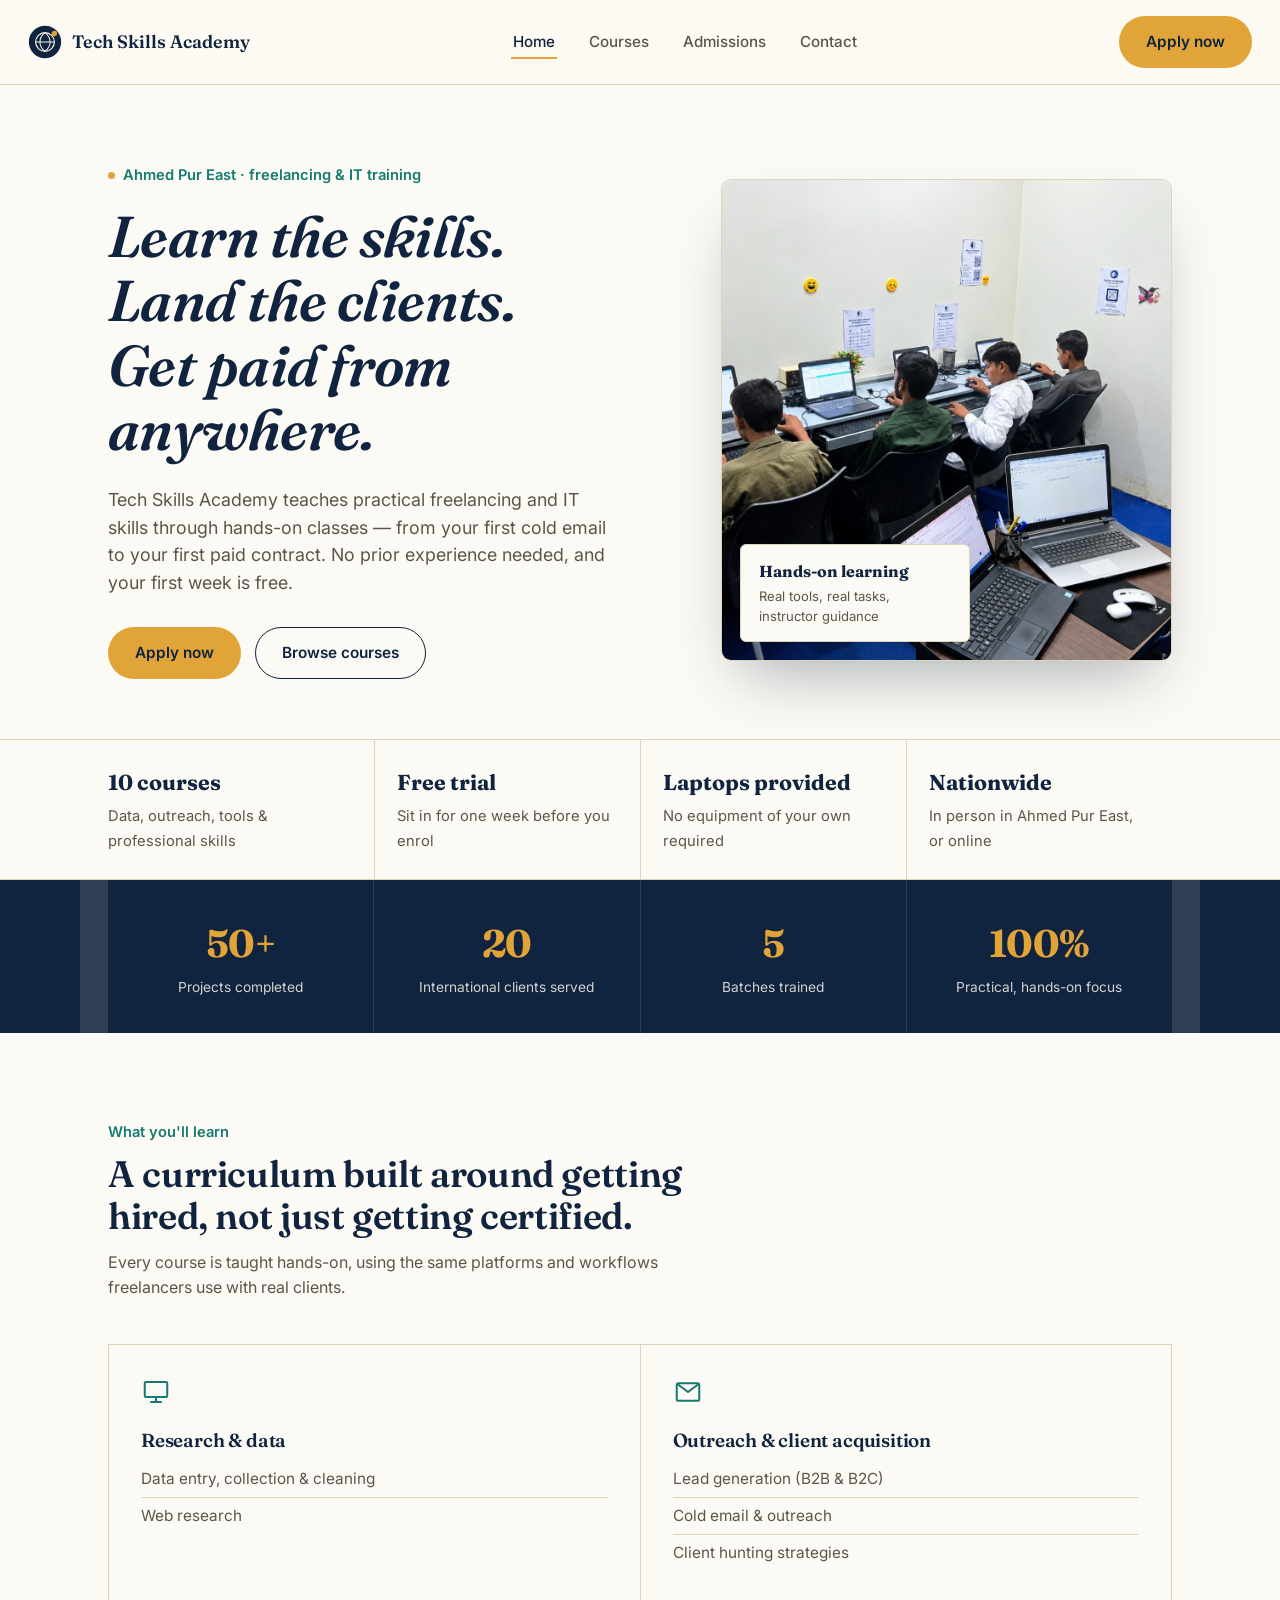
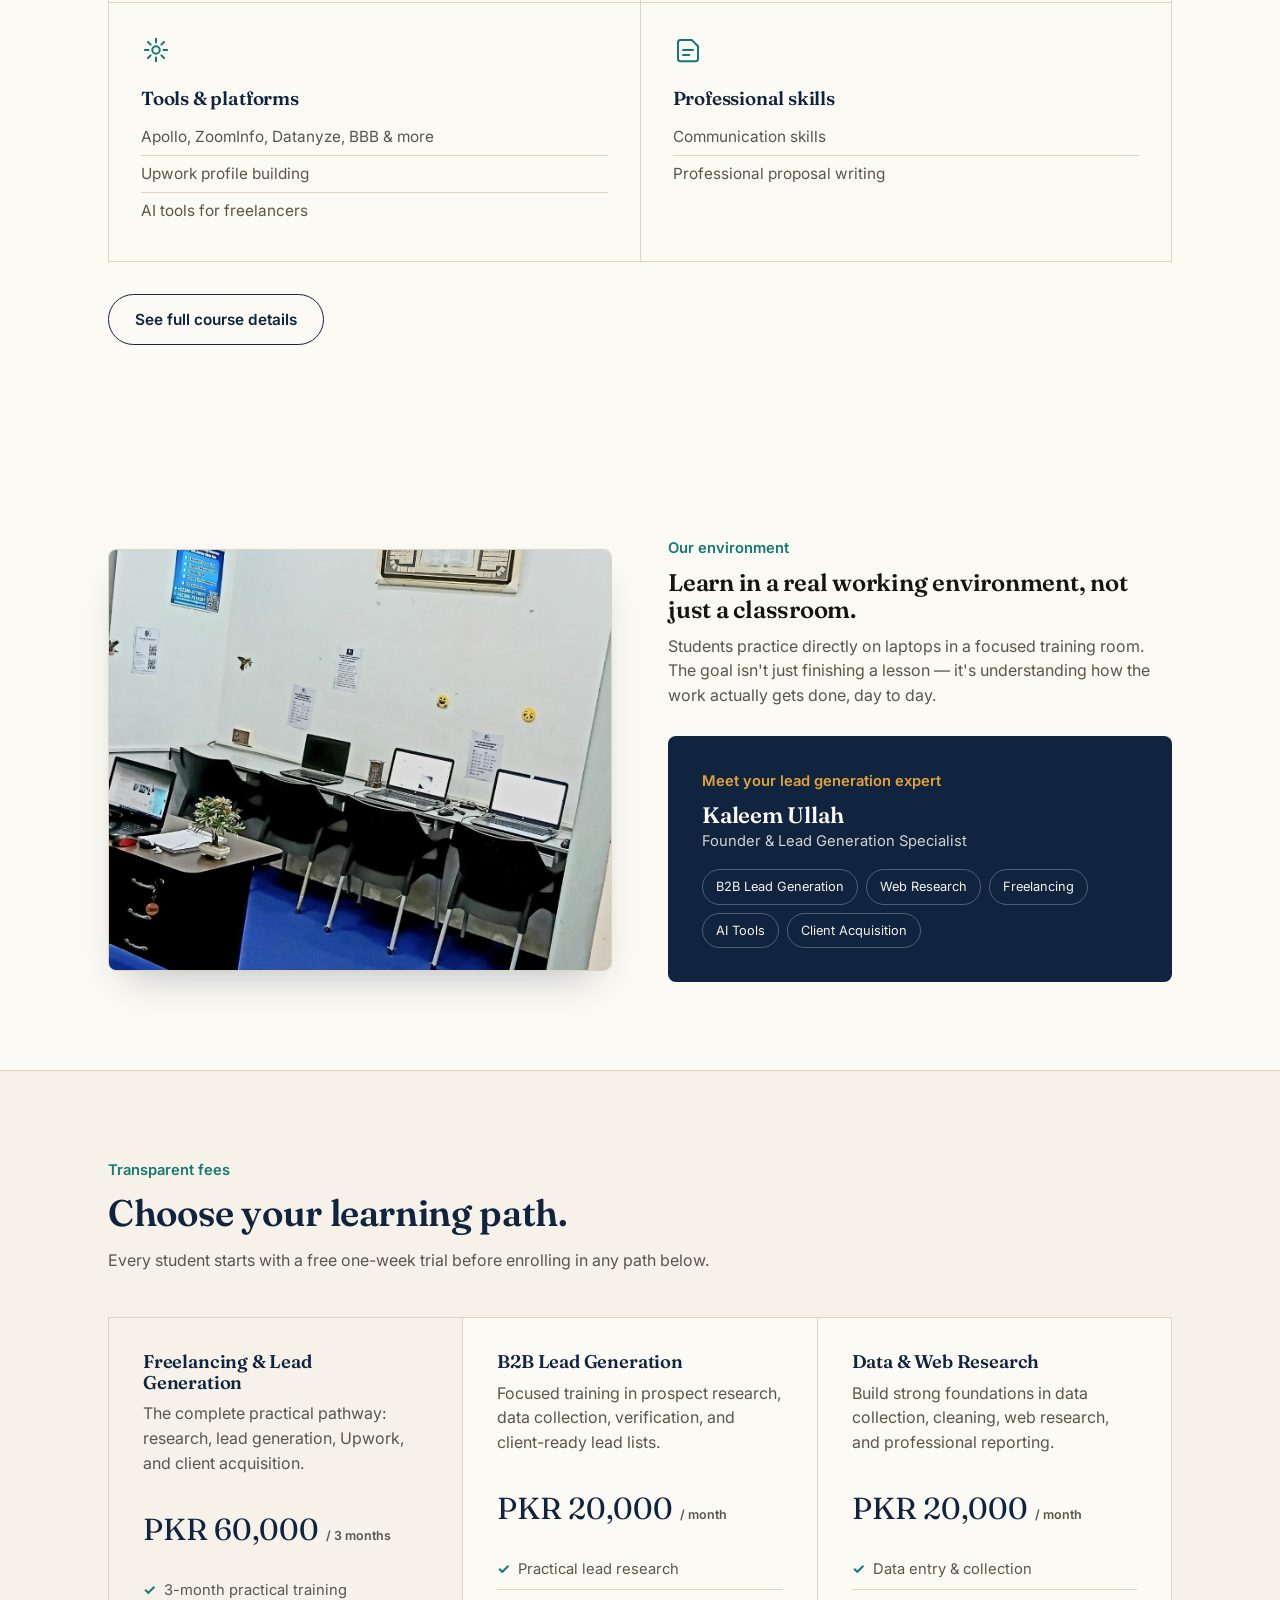
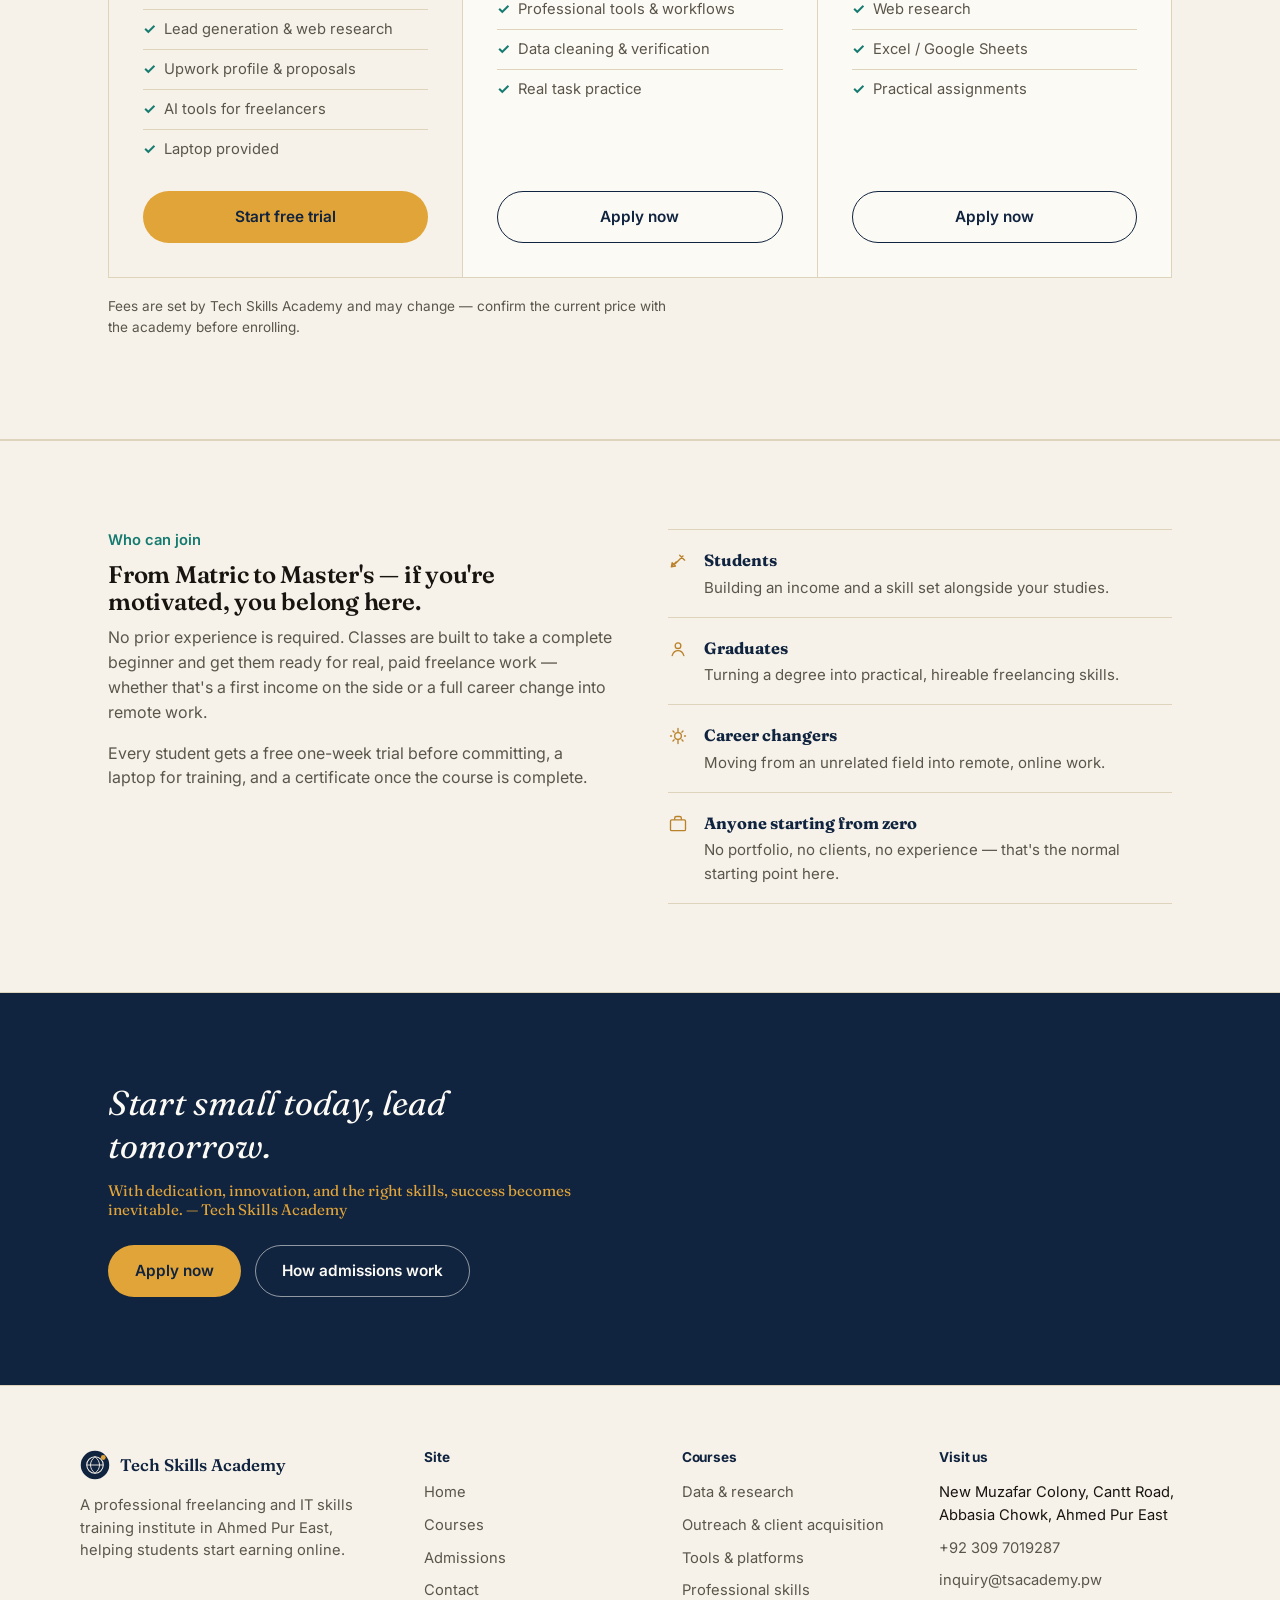
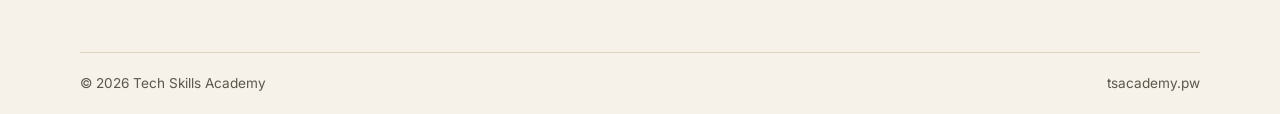
<file: index.html>
<!DOCTYPE html>
<html lang="en">
<head>
<meta charset="UTF-8">
<meta name="viewport" content="width=device-width, initial-scale=1.0">
<title>Tech Skills Academy — Freelancing &amp; IT Training in Ahmed Pur East</title>
<meta name="description" content="Tech Skills Academy is a hands-on freelancing and IT training institute in Ahmed Pur East. Free 1-week trial, laptops provided, certificate on completion.">
<link rel="stylesheet" href="style.css">
</head>
<body>

<header class="site-header">
  <div class="nav">
    <a href="index.html" class="brand">
      <svg viewBox="0 0 40 40" xmlns="http://www.w3.org/2000/svg" aria-hidden="true">
        <circle cx="20" cy="20" r="19" fill="#10233F"/>
        <circle cx="20" cy="20" r="11" stroke="#F6F2E9" stroke-width="1.4" fill="none"/>
        <path d="M9 20h22M20 9c4 3 6 7 6 11s-2 8-6 11c-4-3-6-7-6-11s2-8 6-11z" stroke="#F6F2E9" stroke-width="1.2" fill="none"/>
        <circle cx="31" cy="10" r="3.2" fill="#E1A438"/>
      </svg>
      Tech Skills Academy
    </a>
    <ul class="nav-links">
      <li><a href="index.html">Home</a></li>
      <li><a href="courses.html">Courses</a></li>
      <li><a href="admissions.html">Admissions</a></li>
      <li><a href="contact.html">Contact</a></li>
    </ul>
    <div class="nav-right">
      <a class="btn btn-gold" href="https://forms.gle/VNoU6dF5Phvj5ANXA" target="_blank" rel="noopener">Apply now</a>
      <button class="menu-toggle" aria-label="Open menu" aria-expanded="false"><span></span></button>
    </div>
  </div>
</header>

<main>

  <!-- HERO -->
  <section class="hero">
    <div class="wrap">
      <div class="hero-copy">
        <span class="eyebrow">Ahmed Pur East · freelancing &amp; IT training</span>
        <h1>Learn the skills.<br>Land the clients.<br>Get paid from anywhere.</h1>
        <p class="lede">Tech Skills Academy teaches practical freelancing and IT skills through hands-on classes — from your first cold email to your first paid contract. No prior experience needed, and your first week is free.</p>
        <div class="hero-ctas">
          <a class="btn btn-gold" href="https://forms.gle/VNoU6dF5Phvj5ANXA" target="_blank" rel="noopener">Apply now</a>
          <a class="btn btn-outline" href="courses.html">Browse courses</a>
        </div>
      </div>

      <div class="hero-art hero-photo">
        <img src="assets/training-room-1.jpg" alt="Students at Tech Skills Academy practicing on laptops in the training room">
        <div class="hero-badge">
          <strong>Hands-on learning</strong>
          <span>Real tools, real tasks, instructor guidance</span>
        </div>
      </div>
    </div>
  </section>

  <!-- FACT STRIP -->
  <section class="fact-strip" style="padding:0;">
    <div class="wrap">
      <div class="fact"><strong>10 courses</strong><span>Data, outreach, tools &amp; professional skills</span></div>
      <div class="fact"><strong>Free trial</strong><span>Sit in for one week before you enrol</span></div>
      <div class="fact"><strong>Laptops provided</strong><span>No equipment of your own required</span></div>
      <div class="fact"><strong>Nationwide</strong><span>In person in Ahmed Pur East, or online</span></div>
    </div>
  </section>

  <!-- TRACK RECORD -->
  <section class="stat-row" style="padding:0;">
    <div class="wrap">
      <div class="stat-block"><strong data-count="50" data-suffix="+">0</strong><span>Projects completed</span></div>
      <div class="stat-block"><strong data-count="20" data-suffix="">0</strong><span>International clients served</span></div>
      <div class="stat-block"><strong data-count="5" data-suffix="">0</strong><span>Batches trained</span></div>
      <div class="stat-block"><strong data-count="100" data-suffix="%">0</strong><span>Practical, hands-on focus</span></div>
    </div>
  </section>

  <!-- COURSE CATEGORIES PREVIEW -->
  <section>
    <div class="wrap">
      <div class="section-head">
        <span class="section-tag">What you'll learn</span>
        <h2>A curriculum built around getting hired, not just getting certified.</h2>
        <p>Every course is taught hands-on, using the same platforms and workflows freelancers use with real clients.</p>
      </div>

      <div class="cat-grid">
        <div class="cat-card">
          <svg class="cat-icon" viewBox="0 0 24 24" fill="none" xmlns="http://www.w3.org/2000/svg"><rect x="3" y="4" width="18" height="12" rx="1" stroke="currentColor" stroke-width="1.6"/><path d="M8 20h8M12 16v4" stroke="currentColor" stroke-width="1.6" stroke-linecap="round"/></svg>
          <h3>Research &amp; data</h3>
          <ul>
            <li>Data entry, collection &amp; cleaning</li>
            <li>Web research</li>
          </ul>
        </div>
        <div class="cat-card">
          <svg class="cat-icon" viewBox="0 0 24 24" fill="none" xmlns="http://www.w3.org/2000/svg"><path d="M4 6l8 6 8-6" stroke="currentColor" stroke-width="1.6" stroke-linecap="round" stroke-linejoin="round"/><rect x="3" y="5" width="18" height="14" rx="1.5" stroke="currentColor" stroke-width="1.6"/></svg>
          <h3>Outreach &amp; client acquisition</h3>
          <ul>
            <li>Lead generation (B2B &amp; B2C)</li>
            <li>Cold email &amp; outreach</li>
            <li>Client hunting strategies</li>
          </ul>
        </div>
        <div class="cat-card">
          <svg class="cat-icon" viewBox="0 0 24 24" fill="none" xmlns="http://www.w3.org/2000/svg"><circle cx="12" cy="12" r="3" stroke="currentColor" stroke-width="1.6"/><path d="M12 3v3M12 18v3M3 12h3M18 12h3M5.6 5.6l2.1 2.1M16.3 16.3l2.1 2.1M5.6 18.4l2.1-2.1M16.3 7.7l2.1-2.1" stroke="currentColor" stroke-width="1.6" stroke-linecap="round"/></svg>
          <h3>Tools &amp; platforms</h3>
          <ul>
            <li>Apollo, ZoomInfo, Datanyze, BBB &amp; more</li>
            <li>Upwork profile building</li>
            <li>AI tools for freelancers</li>
          </ul>
        </div>
        <div class="cat-card">
          <svg class="cat-icon" viewBox="0 0 24 24" fill="none" xmlns="http://www.w3.org/2000/svg"><path d="M4 19V6a2 2 0 012-2h9l5 5v10a2 2 0 01-2 2H6a2 2 0 01-2-2z" stroke="currentColor" stroke-width="1.6" stroke-linejoin="round"/><path d="M8 12h8M8 16h5" stroke="currentColor" stroke-width="1.6" stroke-linecap="round"/></svg>
          <h3>Professional skills</h3>
          <ul>
            <li>Communication skills</li>
            <li>Professional proposal writing</li>
          </ul>
        </div>
      </div>

      <p style="margin-top:32px;"><a class="btn btn-outline" href="courses.html">See full course details</a></p>
    </div>
  </section>

  <!-- FOUNDER / ENVIRONMENT -->
  <section>
    <div class="wrap founder-split">
      <div class="founder-photo">
        <img src="assets/training-room-2.jpg" alt="A corner of the Tech Skills Academy training room in Ahmed Pur East">
      </div>
      <div>
        <span class="section-tag">Our environment</span>
        <h2>Learn in a real working environment, not just a classroom.</h2>
        <p>Students practice directly on laptops in a focused training room. The goal isn't just finishing a lesson — it's understanding how the work actually gets done, day to day.</p>

        <div class="founder-card">
          <span class="section-tag">Meet your lead generation expert</span>
          <h3>Kaleem Ullah</h3>
          <p class="role">Founder &amp; Lead Generation Specialist</p>
          <div class="pill-row">
            <span class="pill">B2B Lead Generation</span>
            <span class="pill">Web Research</span>
            <span class="pill">Freelancing</span>
            <span class="pill">AI Tools</span>
            <span class="pill">Client Acquisition</span>
          </div>
        </div>
      </div>
    </div>
  </section>

  <!-- PRICING -->
  <section style="background:var(--cream); border-top:1px solid var(--line); border-bottom:1px solid var(--line);">
    <div class="wrap">
      <div class="section-head">
        <span class="section-tag">Transparent fees</span>
        <h2>Choose your learning path.</h2>
        <p>Every student starts with a free one-week trial before enrolling in any path below.</p>
      </div>

      <div class="pricing-grid">
        <div class="price-card featured">
        
          <h3>Freelancing &amp; Lead Generation</h3>
          <p>The complete practical pathway: research, lead generation, Upwork, and client acquisition.</p>
          <div class="amount">PKR 60,000 <small>/ 3 months</small></div>
          <ul>
            <li>3-month practical training</li>
            <li>Lead generation &amp; web research</li>
            <li>Upwork profile &amp; proposals</li>
            <li>AI tools for freelancers</li>
            <li>Laptop provided</li>
          </ul>
          <a class="btn btn-gold btn-block" href="https://forms.gle/VNoU6dF5Phvj5ANXA" target="_blank" rel="noopener">Start free trial</a>
        </div>
        <div class="price-card">
          <h3>B2B Lead Generation</h3>
          <p>Focused training in prospect research, data collection, verification, and client-ready lead lists.</p>
          <div class="amount">PKR 20,000 <small>/ month</small></div>
          <ul>
            <li>Practical lead research</li>
            <li>Professional tools &amp; workflows</li>
            <li>Data cleaning &amp; verification</li>
            <li>Real task practice</li>
          </ul>
          <a class="btn btn-outline btn-block" href="https://forms.gle/VNoU6dF5Phvj5ANXA" target="_blank" rel="noopener">Apply now</a>
        </div>
        <div class="price-card">
          <h3>Data &amp; Web Research</h3>
          <p>Build strong foundations in data collection, cleaning, web research, and professional reporting.</p>
          <div class="amount">PKR 20,000 <small>/ month</small></div>
          <ul>
            <li>Data entry &amp; collection</li>
            <li>Web research</li>
            <li>Excel / Google Sheets</li>
            <li>Practical assignments</li>
          </ul>
          <a class="btn btn-outline btn-block" href="https://forms.gle/VNoU6dF5Phvj5ANXA" target="_blank" rel="noopener">Apply now</a>
        </div>
      </div>
      <p class="price-note">Fees are set by Tech Skills Academy and may change — confirm the current price with the academy before enrolling.</p>
    </div>
  </section>

  <!-- WHO IS THIS FOR -->
  <section style="background:var(--cream); border-top:1px solid var(--line); border-bottom:1px solid var(--line);">
    <div class="wrap audience">
      <div>
        <span class="section-tag">Who can join</span>
        <h2>From Matric to Master's — if you're motivated, you belong here.</h2>
        <p>No prior experience is required. Classes are built to take a complete beginner and get them ready for real, paid freelance work — whether that's a first income on the side or a full career change into remote work.</p>
        <p>Every student gets a free one-week trial before committing, a laptop for training, and a certificate once the course is complete.</p>
      </div>
      <ul class="audience-list">
        <li>
          <svg viewBox="0 0 24 24" fill="none" xmlns="http://www.w3.org/2000/svg"><path d="M4 19l6-6M14 5l6 6M9 15l9-9M4 19l1-5 4 4z" stroke="currentColor" stroke-width="1.6" stroke-linecap="round" stroke-linejoin="round"/></svg>
          <div><strong>Students</strong><p>Building an income and a skill set alongside your studies.</p></div>
        </li>
        <li>
          <svg viewBox="0 0 24 24" fill="none" xmlns="http://www.w3.org/2000/svg"><circle cx="12" cy="8" r="3.4" stroke="currentColor" stroke-width="1.6"/><path d="M5 20c1.2-4 4-6 7-6s5.8 2 7 6" stroke="currentColor" stroke-width="1.6" stroke-linecap="round"/></svg>
          <div><strong>Graduates</strong><p>Turning a degree into practical, hireable freelancing skills.</p></div>
        </li>
        <li>
          <svg viewBox="0 0 24 24" fill="none" xmlns="http://www.w3.org/2000/svg"><path d="M12 3v4M12 17v4M4.2 12H3M21 12h-1.2M6 6l1.4 1.4M16.6 16.6L18 18M18 6l-1.4 1.4M7.4 16.6L6 18" stroke="currentColor" stroke-width="1.6" stroke-linecap="round"/><circle cx="12" cy="12" r="4" stroke="currentColor" stroke-width="1.6"/></svg>
          <div><strong>Career changers</strong><p>Moving from an unrelated field into remote, online work.</p></div>
        </li>
        <li>
          <svg viewBox="0 0 24 24" fill="none" xmlns="http://www.w3.org/2000/svg"><rect x="3" y="7" width="18" height="13" rx="1.5" stroke="currentColor" stroke-width="1.6"/><path d="M8 7V5a2 2 0 012-2h4a2 2 0 012 2v2" stroke="currentColor" stroke-width="1.6"/></svg>
          <div><strong>Anyone starting from zero</strong><p>No portfolio, no clients, no experience — that's the normal starting point here.</p></div>
        </li>
      </ul>
    </div>
  </section>

  <!-- QUOTE / CTA BANNER -->
  <section class="quote-banner">
    <div class="wrap">
      <blockquote>Start small today, lead tomorrow.<cite>With dedication, innovation, and the right skills, success becomes inevitable. — Tech Skills Academy</cite></blockquote>
      <div class="quote-cta">
        <a class="btn btn-gold" href="https://forms.gle/VNoU6dF5Phvj5ANXA" target="_blank" rel="noopener">Apply now</a>
        <a class="btn btn-outline-light" href="admissions.html">How admissions work</a>
      </div>
    </div>
  </section>

</main>

<footer class="site-footer">
  <div class="wrap footer-grid">
    <div>
      <div class="footer-brand">
        <svg viewBox="0 0 40 40" xmlns="http://www.w3.org/2000/svg" aria-hidden="true">
          <circle cx="20" cy="20" r="19" fill="#10233F"/>
          <circle cx="20" cy="20" r="11" stroke="#F6F2E9" stroke-width="1.4" fill="none"/>
          <path d="M9 20h22M20 9c4 3 6 7 6 11s-2 8-6 11c-4-3-6-7-6-11s2-8 6-11z" stroke="#F6F2E9" stroke-width="1.2" fill="none"/>
          <circle cx="31" cy="10" r="3.2" fill="#E1A438"/>
        </svg>
        <span>Tech Skills Academy</span>
      </div>
      <p>A professional freelancing and IT skills training institute in Ahmed Pur East, helping students start earning online.</p>
    </div>
    <div>
      <h4>Site</h4>
      <ul class="footer-links">
        <li><a href="index.html">Home</a></li>
        <li><a href="courses.html">Courses</a></li>
        <li><a href="admissions.html">Admissions</a></li>
        <li><a href="contact.html">Contact</a></li>
      </ul>
    </div>
    <div>
      <h4>Courses</h4>
      <ul class="footer-links">
        <li><a href="courses.html#research">Data &amp; research</a></li>
        <li><a href="courses.html#outreach">Outreach &amp; client acquisition</a></li>
        <li><a href="courses.html#tools">Tools &amp; platforms</a></li>
        <li><a href="courses.html#professional">Professional skills</a></li>
      </ul>
    </div>
    <div>
      <h4>Visit us</h4>
      <ul class="footer-links">
        <li>New Muzafar Colony, Cantt Road,<br>Abbasia Chowk, Ahmed Pur East</li>
        <li><a href="https://wa.me/+923097019287">+92 309 7019287</a></li>
        <li><a href="mailto:inquiry@tsacademy.pw">inquiry@tsacademy.pw</a></li>
      </ul>
    </div>
  </div>
  <div class="wrap footer-bottom">
    <span>© 2026 Tech Skills Academy</span>
    <span>tsacademy.pw</span>
  </div>
</footer>

<script src="script.js"></script>
</body>
</html>
</file>
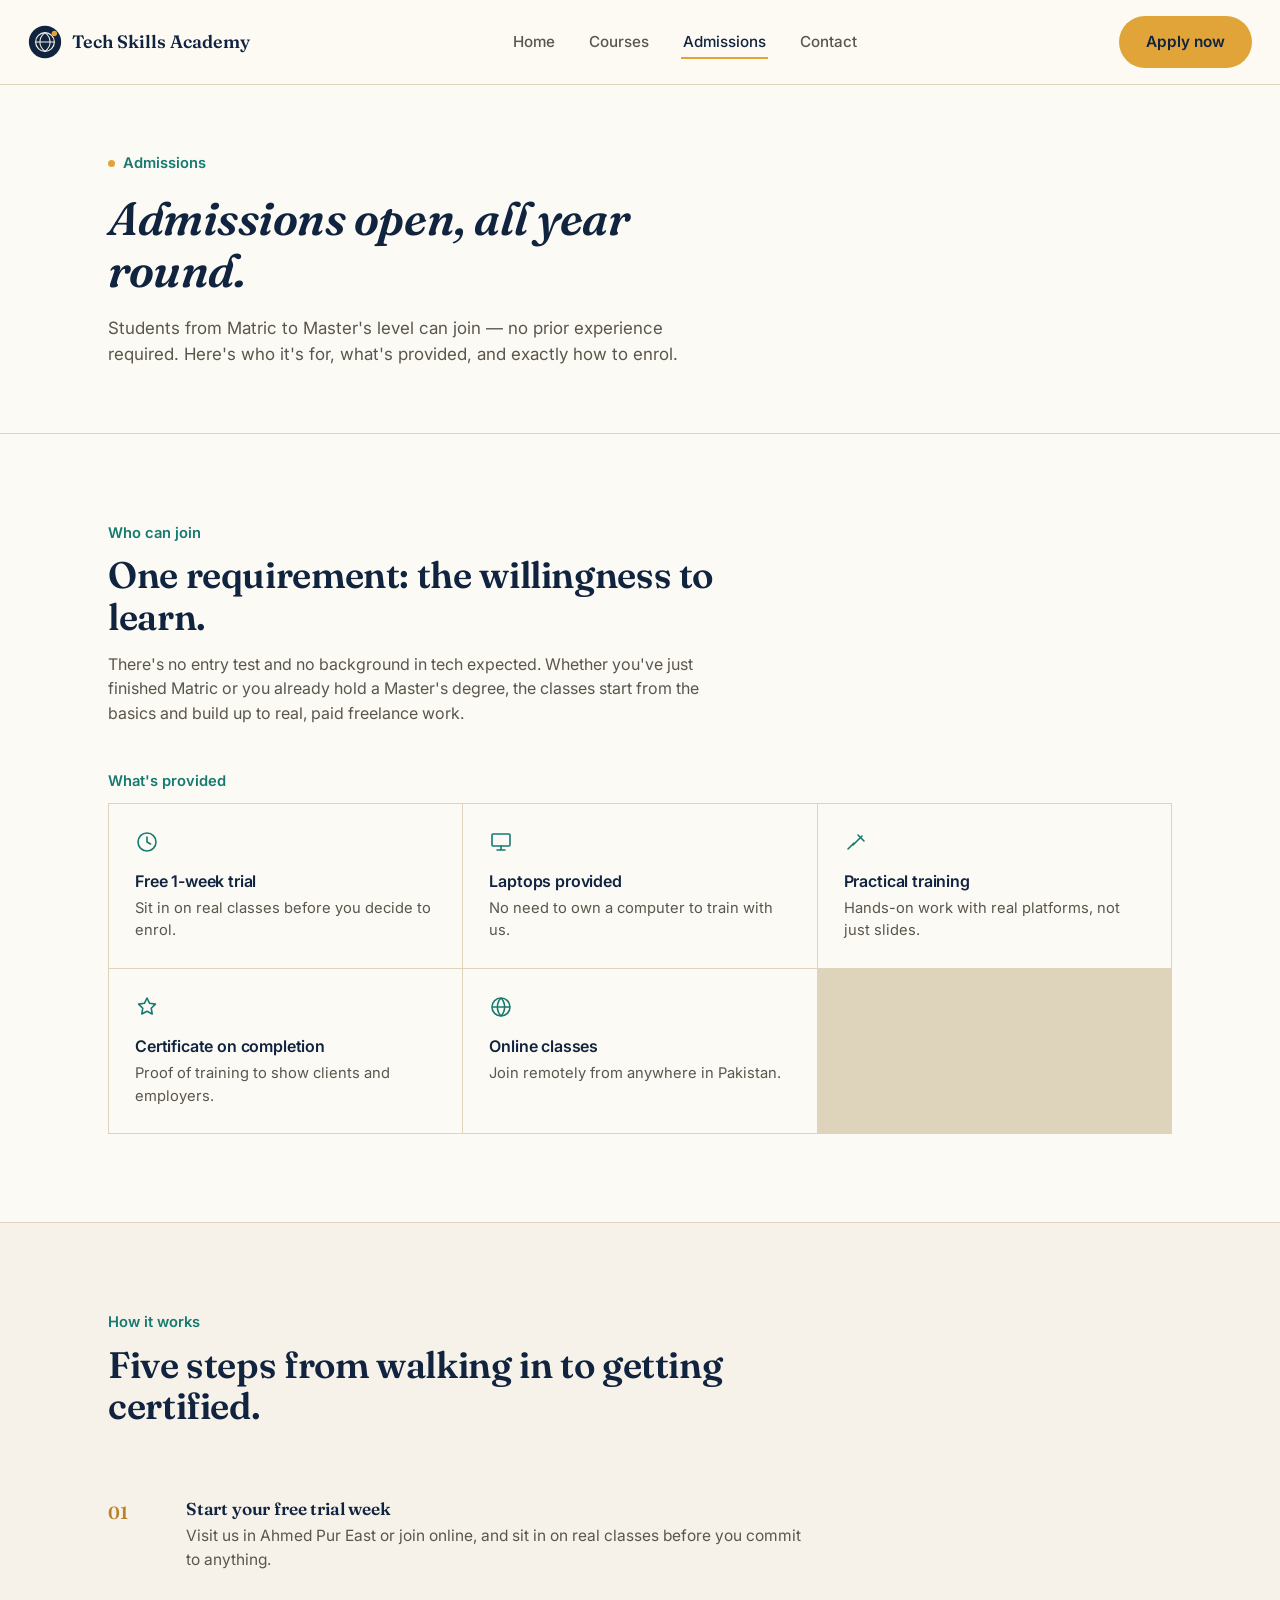
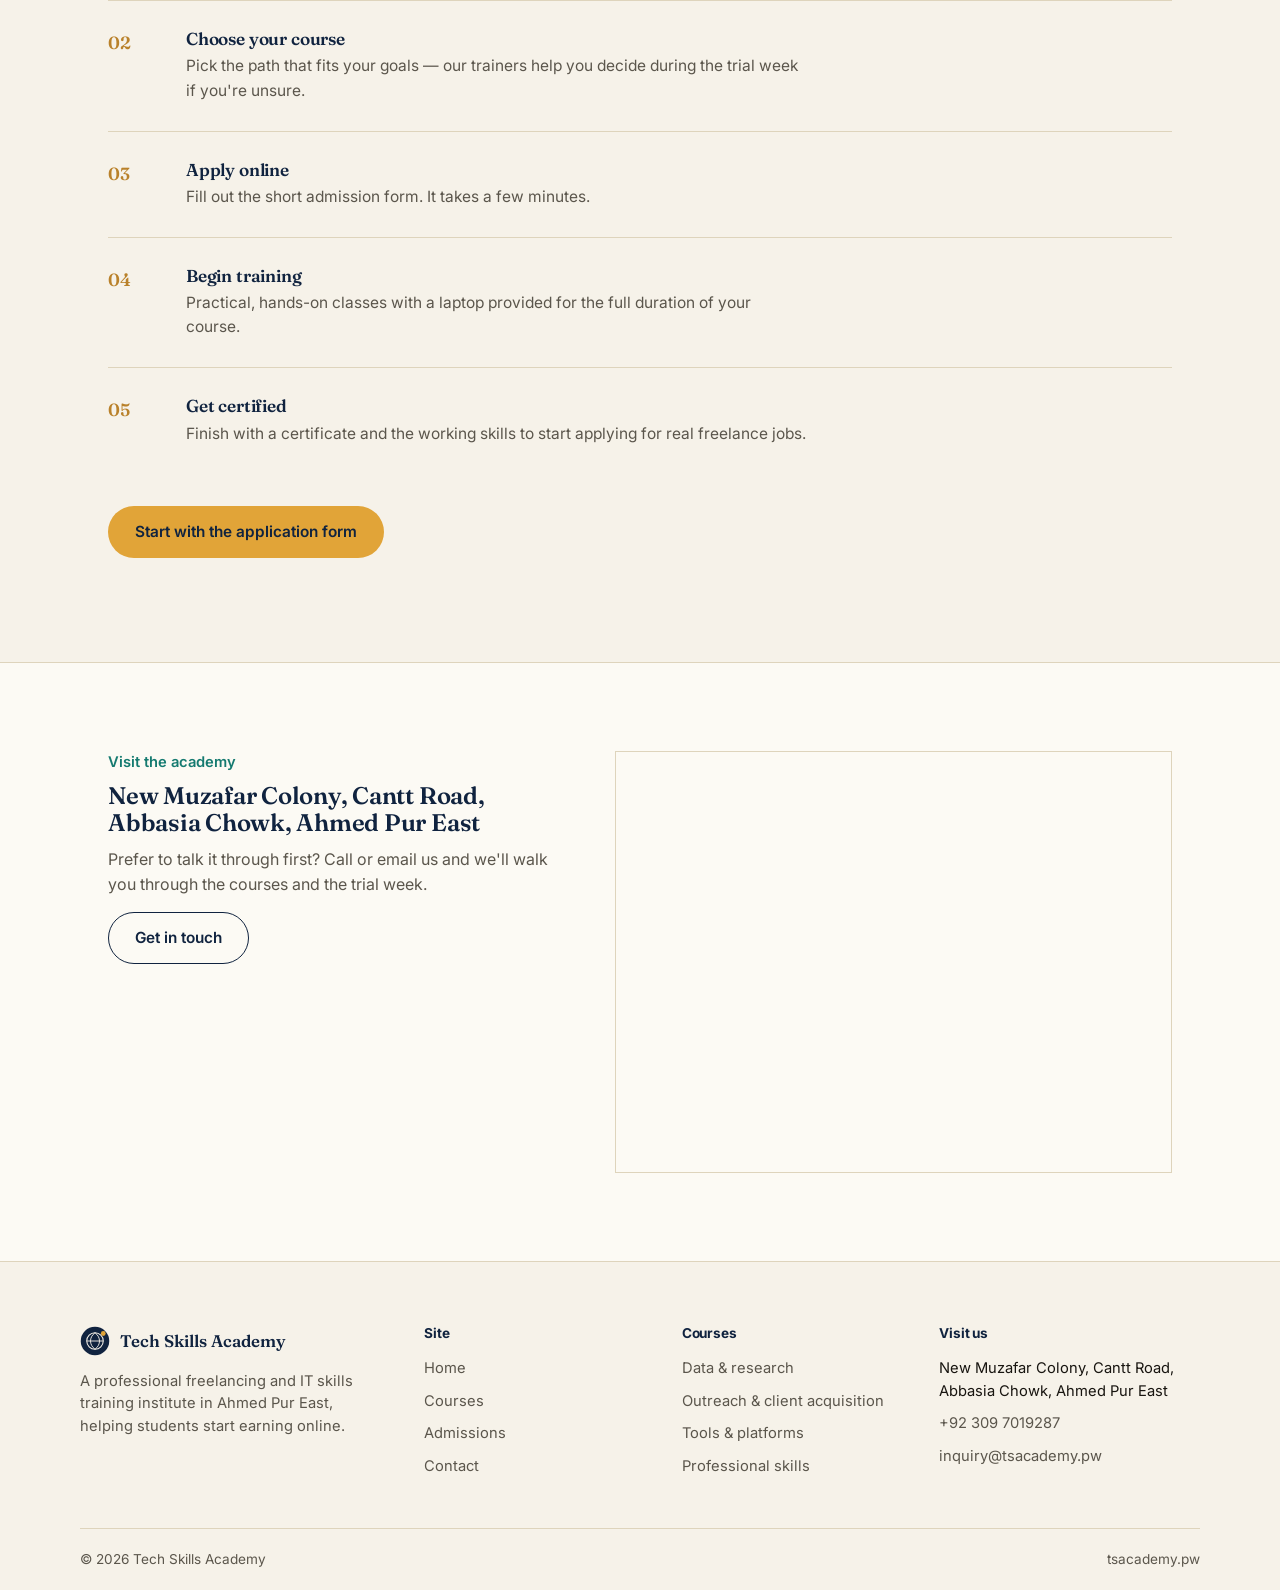
<file: admissions.html>
<!DOCTYPE html>
<html lang="en">
<head>
<meta charset="UTF-8">
<meta name="viewport" content="width=device-width, initial-scale=1.0">
<title>Admissions — Tech Skills Academy</title>
<meta name="description" content="How to join Tech Skills Academy: who can apply, facilities provided, and the step-by-step admissions process.">
<link rel="stylesheet" href="style.css">
</head>
<body>

<header class="site-header">
  <div class="nav">
    <a href="index.html" class="brand">
      <svg viewBox="0 0 40 40" xmlns="http://www.w3.org/2000/svg" aria-hidden="true">
        <circle cx="20" cy="20" r="19" fill="#10233F"/>
        <circle cx="20" cy="20" r="11" stroke="#F6F2E9" stroke-width="1.4" fill="none"/>
        <path d="M9 20h22M20 9c4 3 6 7 6 11s-2 8-6 11c-4-3-6-7-6-11s2-8 6-11z" stroke="#F6F2E9" stroke-width="1.2" fill="none"/>
        <circle cx="31" cy="10" r="3.2" fill="#E1A438"/>
      </svg>
      Tech Skills Academy
    </a>
    <ul class="nav-links">
      <li><a href="index.html">Home</a></li>
      <li><a href="courses.html">Courses</a></li>
      <li><a href="admissions.html">Admissions</a></li>
      <li><a href="contact.html">Contact</a></li>
    </ul>
    <div class="nav-right">
      <a class="btn btn-gold" href="https://forms.gle/VNoU6dF5Phvj5ANXA" target="_blank" rel="noopener">Apply now</a>
      <button class="menu-toggle" aria-label="Open menu" aria-expanded="false"><span></span></button>
    </div>
  </div>
</header>

<main>

  <section class="page-hero">
    <div class="wrap">
      <span class="eyebrow">Admissions</span>
      <h1>Admissions open, all year round.</h1>
      <p>Students from Matric to Master's level can join — no prior experience required. Here's who it's for, what's provided, and exactly how to enrol.</p>
    </div>
  </section>

  <section>
    <div class="wrap">
      <div class="section-head">
        <span class="section-tag">Who can join</span>
        <h2>One requirement: the willingness to learn.</h2>
        <p>There's no entry test and no background in tech expected. Whether you've just finished Matric or you already hold a Master's degree, the classes start from the basics and build up to real, paid freelance work.</p>
      </div>

      <span class="section-tag" style="margin-top:8px; display:block;">What's provided</span>
      <div class="facility-grid">
        <div class="facility-item">
          <svg viewBox="0 0 24 24" fill="none" xmlns="http://www.w3.org/2000/svg"><circle cx="12" cy="12" r="9" stroke="currentColor" stroke-width="1.6"/><path d="M12 7v5l3.5 2" stroke="currentColor" stroke-width="1.6" stroke-linecap="round"/></svg>
          <h4>Free 1-week trial</h4>
          <p>Sit in on real classes before you decide to enrol.</p>
        </div>
        <div class="facility-item">
          <svg viewBox="0 0 24 24" fill="none" xmlns="http://www.w3.org/2000/svg"><rect x="3" y="4" width="18" height="12" rx="1" stroke="currentColor" stroke-width="1.6"/><path d="M8 20h8M12 16v4" stroke="currentColor" stroke-width="1.6" stroke-linecap="round"/></svg>
          <h4>Laptops provided</h4>
          <p>No need to own a computer to train with us.</p>
        </div>
        <div class="facility-item">
          <svg viewBox="0 0 24 24" fill="none" xmlns="http://www.w3.org/2000/svg"><path d="M4 19l6-6M14 5l6 6M9 15l9-9" stroke="currentColor" stroke-width="1.6" stroke-linecap="round" stroke-linejoin="round"/></svg>
          <h4>Practical training</h4>
          <p>Hands-on work with real platforms, not just slides.</p>
        </div>
        <div class="facility-item">
          <svg viewBox="0 0 24 24" fill="none" xmlns="http://www.w3.org/2000/svg"><path d="M12 3l2.6 5.3 5.8.8-4.2 4.1 1 5.8-5.2-2.7L6.8 19l1-5.8-4.2-4.1 5.8-.8z" stroke="currentColor" stroke-width="1.6" stroke-linejoin="round"/></svg>
          <h4>Certificate on completion</h4>
          <p>Proof of training to show clients and employers.</p>
        </div>
        <div class="facility-item">
          <svg viewBox="0 0 24 24" fill="none" xmlns="http://www.w3.org/2000/svg"><circle cx="12" cy="12" r="9" stroke="currentColor" stroke-width="1.6"/><path d="M3 12h18M12 3a13 13 0 010 18M12 3a13 13 0 000 18" stroke="currentColor" stroke-width="1.6"/></svg>
          <h4>Online classes</h4>
          <p>Join remotely from anywhere in Pakistan.</p>
        </div>
      </div>
    </div>
  </section>

  <section style="background:var(--cream); border-top:1px solid var(--line); border-bottom:1px solid var(--line);">
    <div class="wrap">
      <div class="section-head">
        <span class="section-tag">How it works</span>
        <h2>Five steps from walking in to getting certified.</h2>
      </div>
      <ol class="steps">
        <li class="step">
          <span class="step-num"></span>
          <div><h3>Start your free trial week</h3><p>Visit us in Ahmed Pur East or join online, and sit in on real classes before you commit to anything.</p></div>
        </li>
        <li class="step">
          <span class="step-num"></span>
          <div><h3>Choose your course</h3><p>Pick the path that fits your goals — our trainers help you decide during the trial week if you're unsure.</p></div>
        </li>
        <li class="step">
          <span class="step-num"></span>
          <div><h3>Apply online</h3><p>Fill out the short admission form. It takes a few minutes.</p></div>
        </li>
        <li class="step">
          <span class="step-num"></span>
          <div><h3>Begin training</h3><p>Practical, hands-on classes with a laptop provided for the full duration of your course.</p></div>
        </li>
        <li class="step">
          <span class="step-num"></span>
          <div><h3>Get certified</h3><p>Finish with a certificate and the working skills to start applying for real freelance jobs.</p></div>
        </li>
      </ol>
      <p style="margin-top:32px;"><a class="btn btn-gold" href="https://forms.gle/VNoU6dF5Phvj5ANXA" target="_blank" rel="noopener">Start with the application form</a></p>
    </div>
  </section>

  <section>
    <div class="wrap contact-grid">
      <div>
        <span class="section-tag">Visit the academy</span>
        <h2 style="font-size:1.5rem; color:var(--navy);">New Muzafar Colony, Cantt Road, Abbasia Chowk, Ahmed Pur East</h2>
        <p>Prefer to talk it through first? Call or email us and we'll walk you through the courses and the trial week.</p>
        <p><a class="btn btn-outline" href="contact.html">Get in touch</a></p>
      </div>
      <div class="map-frame">
        <iframe src="https://www.google.com/maps/embed?pb=!1m16!1m12!1m3!1d331.36668105587347!2d71.2666682752676!3d29.12937558746162!2m3!1f0!2f0!3f0!3m2!1i1024!2i768!4f13.1!2m1!1sabbasia%20chowk%20ahmedpur%20east!5e0!3m2!1sen!2s!4v1788657471482!5m2!1sen!2s" loading="lazy" referrerpolicy="strict-origin-when-cross-origin" title="Tech Skills Academy location"></iframe>
      </div>
    </div>
  </section>

</main>

<footer class="site-footer">
  <div class="wrap footer-grid">
    <div>
      <div class="footer-brand">
        <svg viewBox="0 0 40 40" xmlns="http://www.w3.org/2000/svg" aria-hidden="true">
          <circle cx="20" cy="20" r="19" fill="#10233F"/>
          <circle cx="20" cy="20" r="11" stroke="#F6F2E9" stroke-width="1.4" fill="none"/>
          <path d="M9 20h22M20 9c4 3 6 7 6 11s-2 8-6 11c-4-3-6-7-6-11s2-8 6-11z" stroke="#F6F2E9" stroke-width="1.2" fill="none"/>
          <circle cx="31" cy="10" r="3.2" fill="#E1A438"/>
        </svg>
        <span>Tech Skills Academy</span>
      </div>
      <p>A professional freelancing and IT skills training institute in Ahmed Pur East, helping students start earning online.</p>
    </div>
    <div>
      <h4>Site</h4>
      <ul class="footer-links">
        <li><a href="index.html">Home</a></li>
        <li><a href="courses.html">Courses</a></li>
        <li><a href="admissions.html">Admissions</a></li>
        <li><a href="contact.html">Contact</a></li>
      </ul>
    </div>
    <div>
      <h4>Courses</h4>
      <ul class="footer-links">
        <li><a href="courses.html#research">Data &amp; research</a></li>
        <li><a href="courses.html#outreach">Outreach &amp; client acquisition</a></li>
        <li><a href="courses.html#tools">Tools &amp; platforms</a></li>
        <li><a href="courses.html#professional">Professional skills</a></li>
      </ul>
    </div>
    <div>
      <h4>Visit us</h4>
      <ul class="footer-links">
        <li>New Muzafar Colony, Cantt Road,<br>Abbasia Chowk, Ahmed Pur East</li>
        <li><a href="https://wa.me/+923097019287">+92 309 7019287</a></li>
        <li><a href="mailto:inquiry@tsacademy.pw">inquiry@tsacademy.pw</a></li>
      </ul>
    </div>
  </div>
  <div class="wrap footer-bottom">
    <span>© 2026 Tech Skills Academy</span>
    <span>tsacademy.pw</span>
  </div>
</footer>

<script src="script.js"></script>
</body>
</html>
</file>
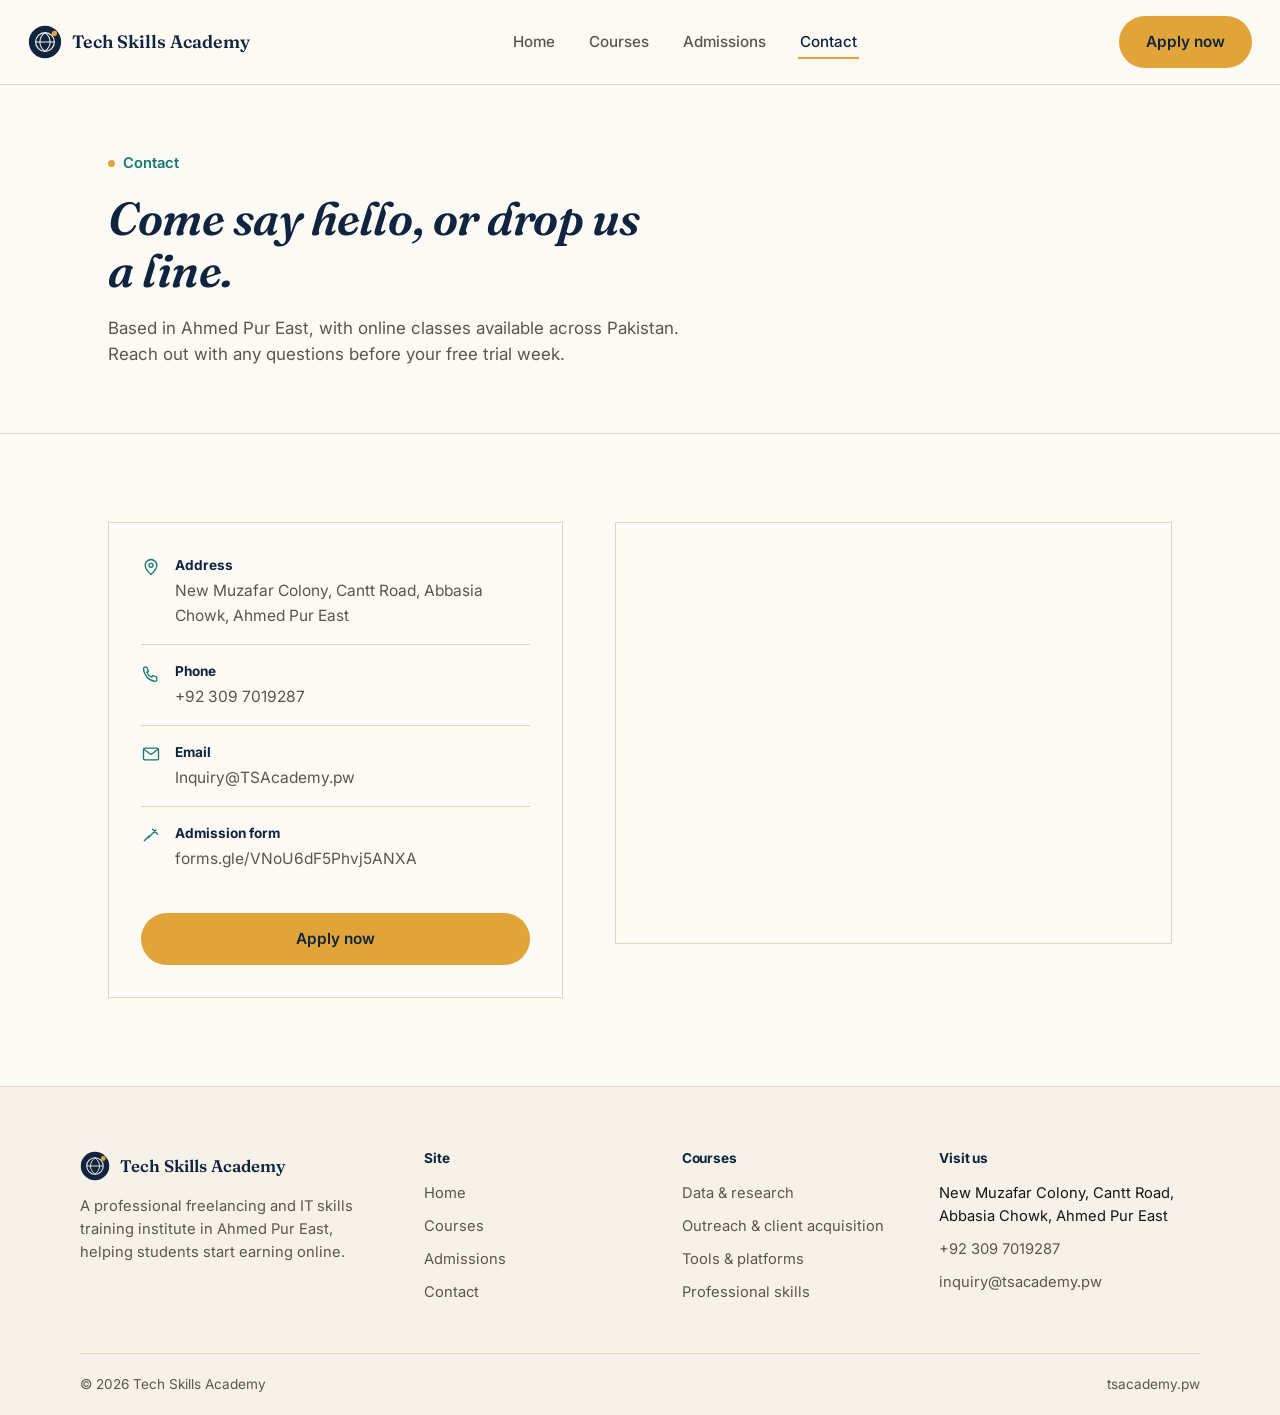
<file: contact.html>
<!DOCTYPE html>
<html lang="en">
<head>
<meta charset="UTF-8">
<meta name="viewport" content="width=device-width, initial-scale=1.0">
<title>Contact — Tech Skills Academy</title>
<meta name="description" content="Contact Tech Skills Academy in Ahmed Pur East — address, phone, email, and location map.">
<link rel="stylesheet" href="style.css">
</head>
<body>

<header class="site-header">
  <div class="nav">
    <a href="index.html" class="brand">
      <svg viewBox="0 0 40 40" xmlns="http://www.w3.org/2000/svg" aria-hidden="true">
        <circle cx="20" cy="20" r="19" fill="#10233F"/>
        <circle cx="20" cy="20" r="11" stroke="#F6F2E9" stroke-width="1.4" fill="none"/>
        <path d="M9 20h22M20 9c4 3 6 7 6 11s-2 8-6 11c-4-3-6-7-6-11s2-8 6-11z" stroke="#F6F2E9" stroke-width="1.2" fill="none"/>
        <circle cx="31" cy="10" r="3.2" fill="#E1A438"/>
      </svg>
      Tech Skills Academy
    </a>
    <ul class="nav-links">
      <li><a href="index.html">Home</a></li>
      <li><a href="courses.html">Courses</a></li>
      <li><a href="admissions.html">Admissions</a></li>
      <li><a href="contact.html">Contact</a></li>
    </ul>
    <div class="nav-right">
      <a class="btn btn-gold" href="https://forms.gle/VNoU6dF5Phvj5ANXA" target="_blank" rel="noopener">Apply now</a>
      <button class="menu-toggle" aria-label="Open menu" aria-expanded="false"><span></span></button>
    </div>
  </div>
</header>

<main>

  <section class="page-hero">
    <div class="wrap">
      <span class="eyebrow">Contact</span>
      <h1>Come say hello, or drop us a line.</h1>
      <p>Based in Ahmed Pur East, with online classes available across Pakistan. Reach out with any questions before your free trial week.</p>
    </div>
  </section>

  <section>
    <div class="wrap contact-grid">
      <div class="contact-card">
        <div class="contact-line">
          <svg viewBox="0 0 24 24" fill="none" xmlns="http://www.w3.org/2000/svg"><path d="M12 21s-7-6.2-7-11a7 7 0 0114 0c0 4.8-7 11-7 11z" stroke="currentColor" stroke-width="1.6"/><circle cx="12" cy="10" r="2.4" stroke="currentColor" stroke-width="1.6"/></svg>
          <div><strong>Address</strong><span>New Muzafar Colony, Cantt Road, Abbasia Chowk, Ahmed Pur East</span></div>
        </div>
        <div class="contact-line">
          <svg viewBox="0 0 24 24" fill="none" xmlns="http://www.w3.org/2000/svg"><path d="M4 5h3l2 5-2 1a11 11 0 006 6l1-2 5 2v3a2 2 0 01-2 2A16 16 0 013 7a2 2 0 012-2z" stroke="currentColor" stroke-width="1.5" stroke-linejoin="round"/></svg>
          <div><strong>Phone</strong><a href="https://wa.me/+923097019287">+92 309 7019287</a></div>
        </div>
        <div class="contact-line">
          <svg viewBox="0 0 24 24" fill="none" xmlns="http://www.w3.org/2000/svg"><rect x="3" y="5" width="18" height="14" rx="1.5" stroke="currentColor" stroke-width="1.6"/><path d="M4 6.5l8 6 8-6" stroke="currentColor" stroke-width="1.6" stroke-linecap="round" stroke-linejoin="round"/></svg>
          <div><strong>Email</strong><a href="mailto:inquiry@tsacademy.pw">Inquiry@TSAcademy.pw</a></div>
        </div>
        <div class="contact-line">
          <svg viewBox="0 0 24 24" fill="none" xmlns="http://www.w3.org/2000/svg"><path d="M4 19l6-6M14 5l6 6M9 15l9-9" stroke="currentColor" stroke-width="1.6" stroke-linecap="round" stroke-linejoin="round"/></svg>
          <div><strong>Admission form</strong><a href="https://forms.gle/VNoU6dF5Phvj5ANXA" target="_blank" rel="noopener">forms.gle/VNoU6dF5Phvj5ANXA</a></div>
        </div>

        <div style="margin-top:26px;">
          <a class="btn btn-gold btn-block" href="https://forms.gle/VNoU6dF5Phvj5ANXA" target="_blank" rel="noopener">Apply now</a>
        </div>
      </div>

      <div class="map-frame">
        <iframe src="https://www.google.com/maps/embed?pb=!1m16!1m12!1m3!1d331.36668105587347!2d71.2666682752676!3d29.12937558746162!2m3!1f0!2f0!3f0!3m2!1i1024!2i768!4f13.1!2m1!1sabbasia%20chowk%20ahmedpur%20east!5e0!3m2!1sen!2s!4v1788657471482!5m2!1sen!2s" loading="lazy" referrerpolicy="strict-origin-when-cross-origin" title="Tech Skills Academy location on Google Maps"></iframe>
      </div>
    </div>
  </section>

</main>

<footer class="site-footer">
  <div class="wrap footer-grid">
    <div>
      <div class="footer-brand">
        <svg viewBox="0 0 40 40" xmlns="http://www.w3.org/2000/svg" aria-hidden="true">
          <circle cx="20" cy="20" r="19" fill="#10233F"/>
          <circle cx="20" cy="20" r="11" stroke="#F6F2E9" stroke-width="1.4" fill="none"/>
          <path d="M9 20h22M20 9c4 3 6 7 6 11s-2 8-6 11c-4-3-6-7-6-11s2-8 6-11z" stroke="#F6F2E9" stroke-width="1.2" fill="none"/>
          <circle cx="31" cy="10" r="3.2" fill="#E1A438"/>
        </svg>
        <span>Tech Skills Academy</span>
      </div>
      <p>A professional freelancing and IT skills training institute in Ahmed Pur East, helping students start earning online.</p>
    </div>
    <div>
      <h4>Site</h4>
      <ul class="footer-links">
        <li><a href="index.html">Home</a></li>
        <li><a href="courses.html">Courses</a></li>
        <li><a href="admissions.html">Admissions</a></li>
        <li><a href="contact.html">Contact</a></li>
      </ul>
    </div>
    <div>
      <h4>Courses</h4>
      <ul class="footer-links">
        <li><a href="courses.html#research">Data &amp; research</a></li>
        <li><a href="courses.html#outreach">Outreach &amp; client acquisition</a></li>
        <li><a href="courses.html#tools">Tools &amp; platforms</a></li>
        <li><a href="courses.html#professional">Professional skills</a></li>
      </ul>
    </div>
    <div>
      <h4>Visit us</h4>
      <ul class="footer-links">
        <li>New Muzafar Colony, Cantt Road,<br>Abbasia Chowk, Ahmed Pur East</li>
        <li><a href="https://wa.me/+923097019287">+92 309 7019287</a></li>
        <li><a href="mailto:inquiry@tsacademy.pw">inquiry@tsacademy.pw</a></li>
      </ul>
    </div>
  </div>
  <div class="wrap footer-bottom">
    <span>© 2026 Tech Skills Academy</span>
    <span>tsacademy.pw</span>
  </div>
</footer>

<script src="script.js"></script>
</body>
</html>
</file>
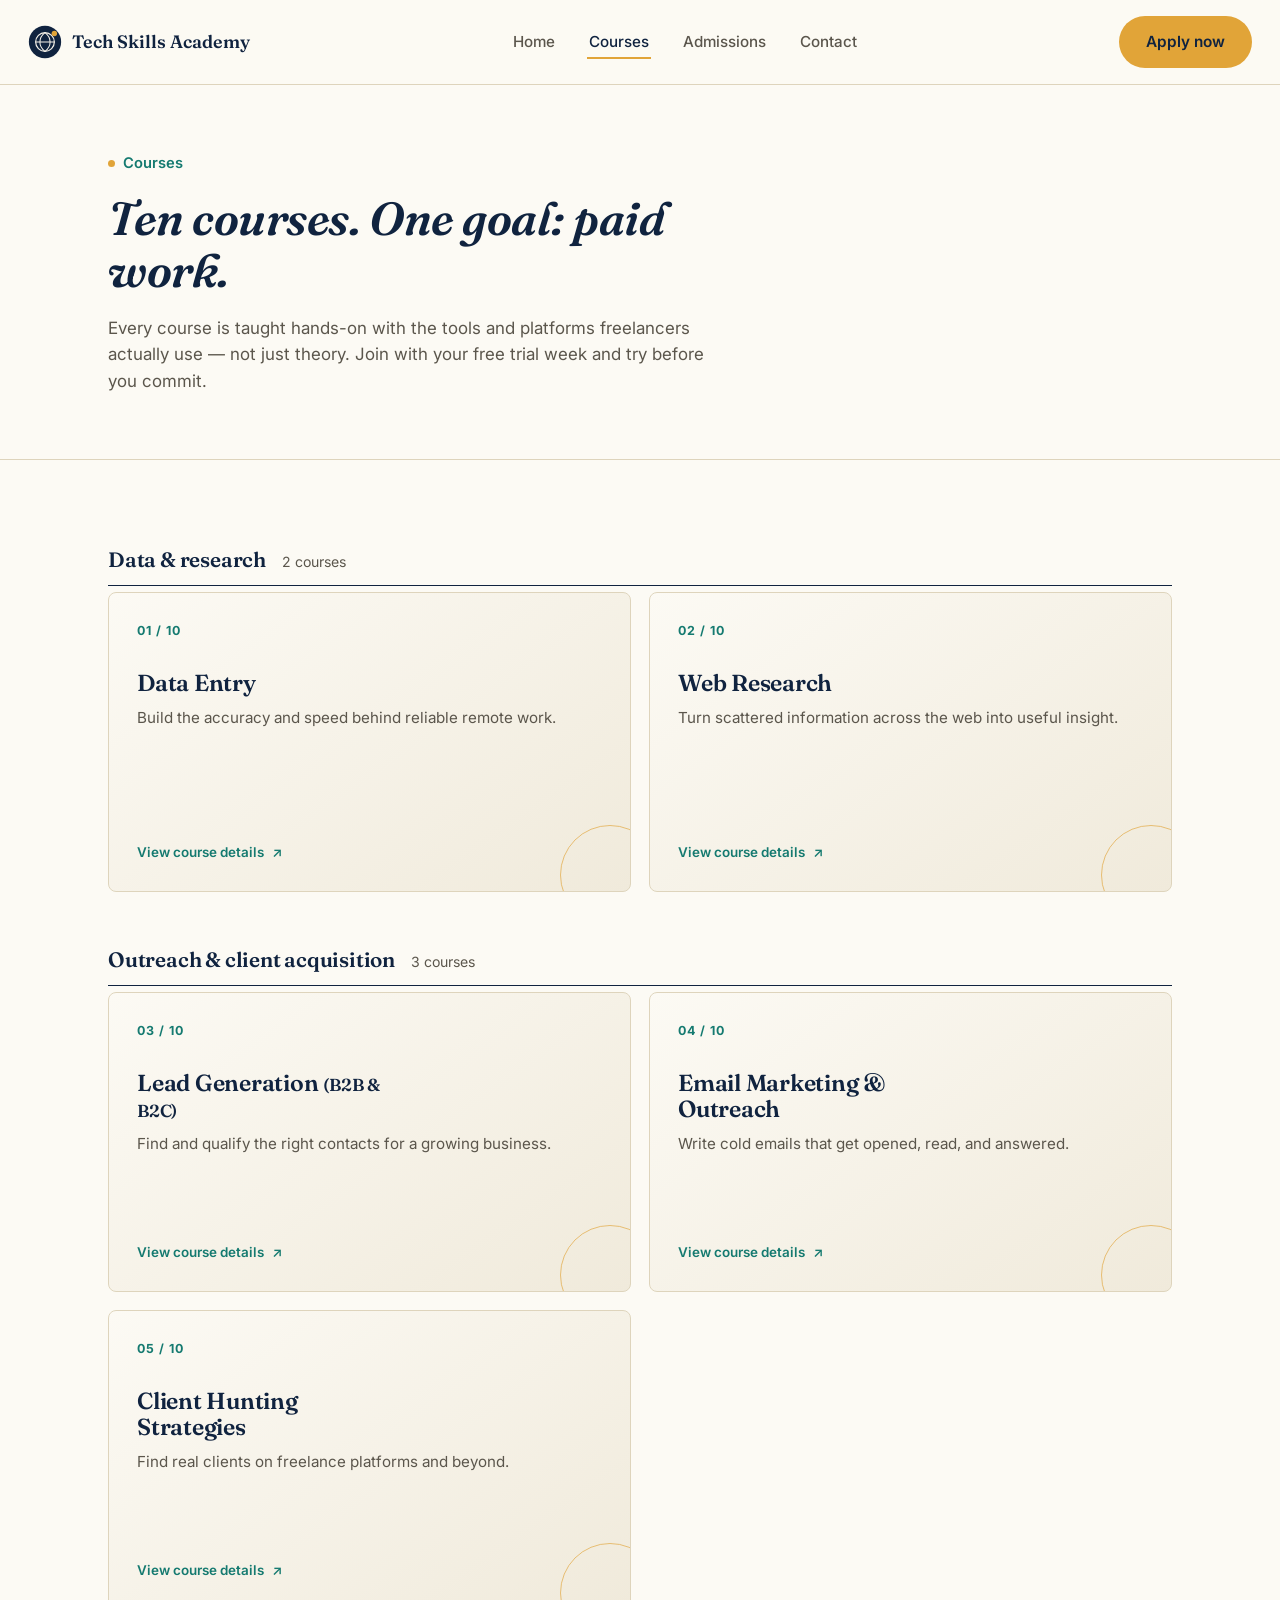
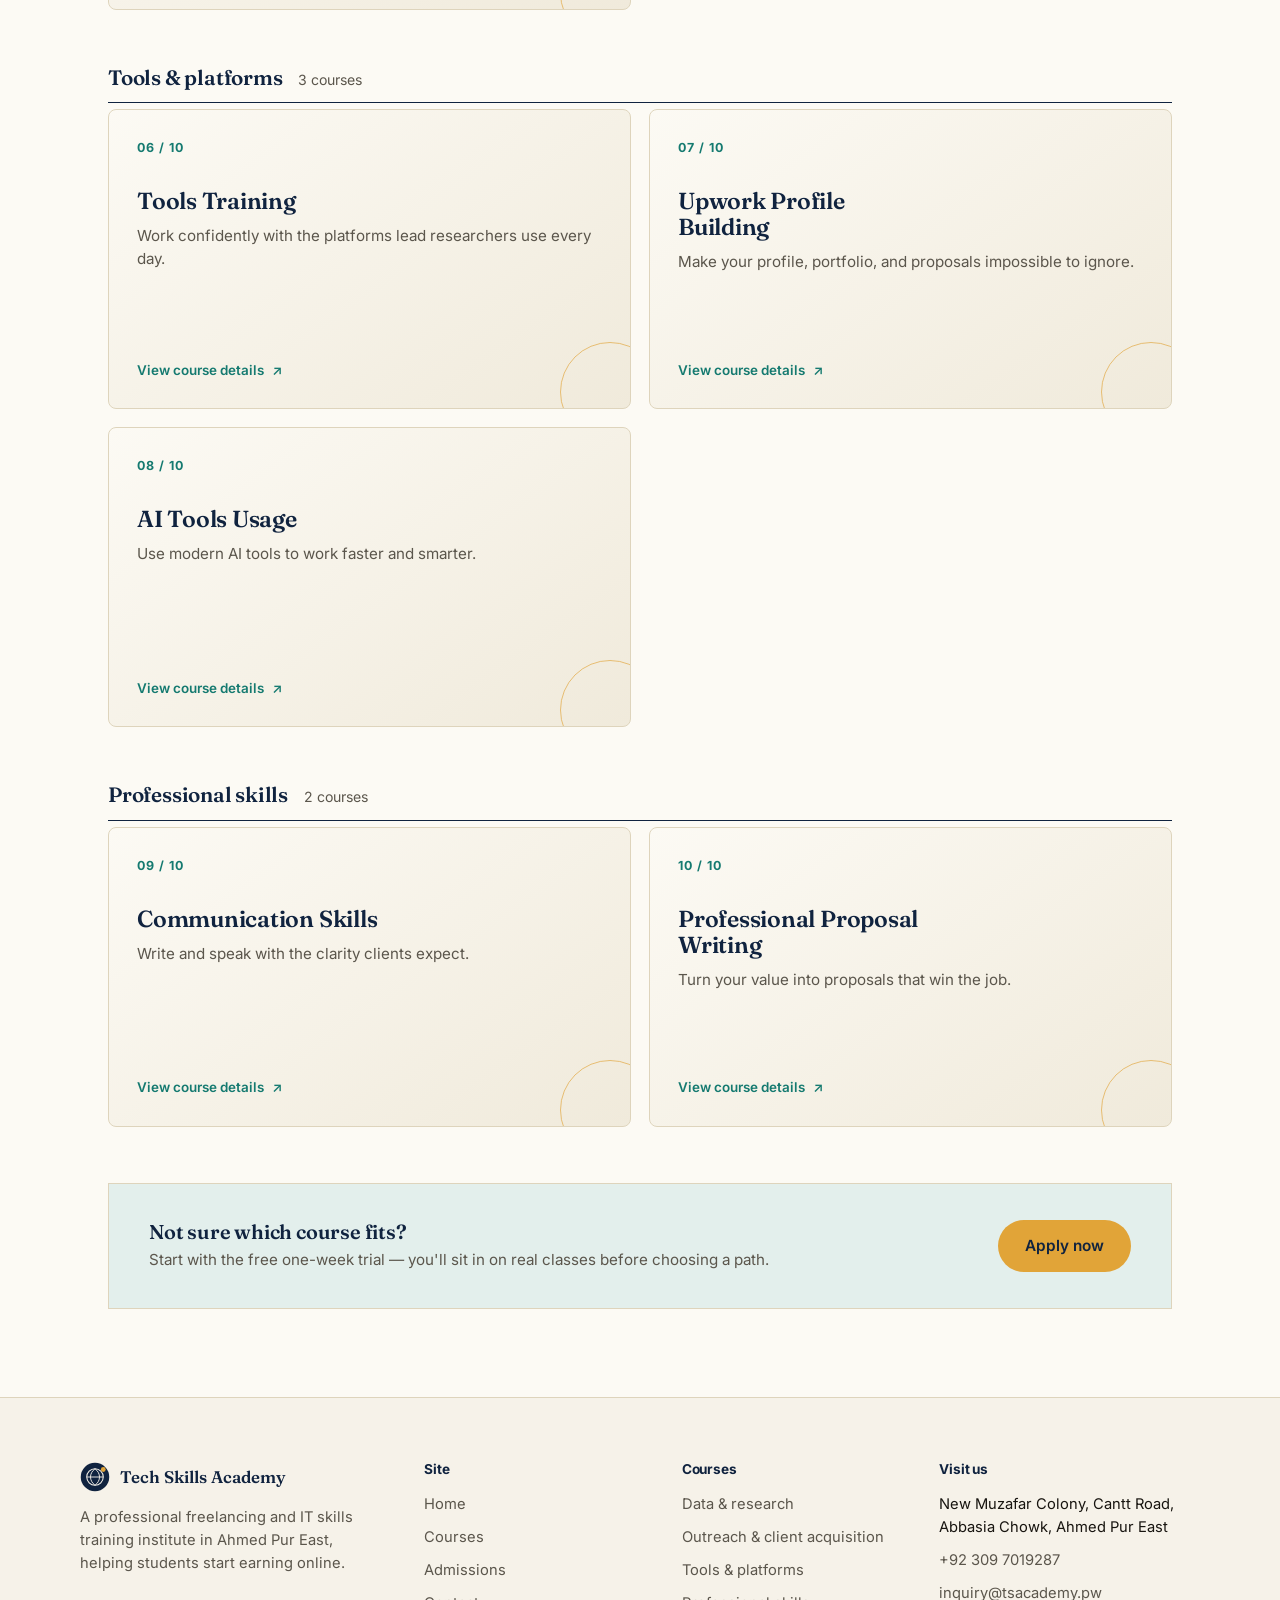
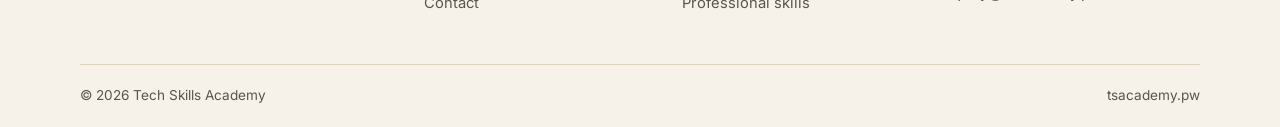
<file: courses.html>
<!DOCTYPE html>
<html lang="en">
<head>
<meta charset="UTF-8">
<meta name="viewport" content="width=device-width, initial-scale=1.0">
<title>Courses — Tech Skills Academy</title>
<meta name="description" content="Ten hands-on freelancing and IT courses at Tech Skills Academy: data, outreach, tools, and professional skills.">
<link rel="stylesheet" href="style.css">
</head>
<body>

<header class="site-header">
  <div class="nav">
    <a href="index.html" class="brand">
      <svg viewBox="0 0 40 40" xmlns="http://www.w3.org/2000/svg" aria-hidden="true">
        <circle cx="20" cy="20" r="19" fill="#10233F"/>
        <circle cx="20" cy="20" r="11" stroke="#F6F2E9" stroke-width="1.4" fill="none"/>
        <path d="M9 20h22M20 9c4 3 6 7 6 11s-2 8-6 11c-4-3-6-7-6-11s2-8 6-11z" stroke="#F6F2E9" stroke-width="1.2" fill="none"/>
        <circle cx="31" cy="10" r="3.2" fill="#E1A438"/>
      </svg>
      Tech Skills Academy
    </a>
    <ul class="nav-links">
      <li><a href="index.html">Home</a></li>
      <li><a href="courses.html">Courses</a></li>
      <li><a href="admissions.html">Admissions</a></li>
      <li><a href="contact.html">Contact</a></li>
    </ul>
    <div class="nav-right">
      <a class="btn btn-gold" href="https://forms.gle/VNoU6dF5Phvj5ANXA" target="_blank" rel="noopener">Apply now</a>
      <button class="menu-toggle" aria-label="Open menu" aria-expanded="false"><span></span></button>
    </div>
  </div>
</header>

<main>

  <section class="page-hero">
    <div class="wrap">
      <span class="eyebrow">Courses</span>
      <h1>Ten courses. One goal: paid work.</h1>
      <p>Every course is taught hands-on with the tools and platforms freelancers actually use — not just theory. Join with your free trial week and try before you commit.</p>
    </div>
  </section>

  <section>
    <div class="wrap">

      <div class="course-category" id="research">
        <div class="course-category-head">
          <h2>Data &amp; research</h2>
          <span>2 courses</span>
        </div>
        <div class="course-grid">
          <article class="course-card" tabindex="0" role="button" aria-pressed="false" aria-label="Data Entry course details">
            <div class="course-card-inner">
              <div class="course-card-face course-card-front">
                <span class="course-index">01 / 10</span>
                <h3>Data Entry</h3>
                <p>Build the accuracy and speed behind reliable remote work.</p>
                <span class="flip-hint">View course details <span aria-hidden="true">↗</span></span>
              </div>
              <div class="course-card-face course-card-back">
                <span class="course-label">About the course</span>
                <p>Collect, mine, organise, and clean information accurately using workflows clients trust.</p>
                <strong class="salary">PKR 25k–60k <small>avg. monthly</small></strong>
                <a class="btn btn-gold" href="https://forms.gle/VNoU6dF5Phvj5ANXA" target="_blank" rel="noopener">Apply now <span aria-hidden="true">↗</span></a>
              </div>
            </div>
          </article>
          <article class="course-card" tabindex="0" role="button" aria-pressed="false" aria-label="Web Research course details">
            <div class="course-card-inner">
              <div class="course-card-face course-card-front">
                <span class="course-index">02 / 10</span>
                <h3>Web Research</h3>
                <p>Turn scattered information across the web into useful insight.</p>
                <span class="flip-hint">View course details <span aria-hidden="true">↗</span></span>
              </div>
              <div class="course-card-face course-card-back">
                <span class="course-label">About the course</span>
                <p>Find, verify, and present accurate information quickly so clients can make better decisions.</p>
                <strong class="salary">PKR 30k–75k <small>avg. monthly</small></strong>
                <a class="btn btn-gold" href="https://forms.gle/VNoU6dF5Phvj5ANXA" target="_blank" rel="noopener">Apply now <span aria-hidden="true">↗</span></a>
              </div>
            </div>
          </article>
        </div>
      </div>

      <div class="course-category" id="outreach">
        <div class="course-category-head">
          <h2>Outreach &amp; client acquisition</h2>
          <span>3 courses</span>
        </div>
        <div class="course-grid">
          <article class="course-card" tabindex="0" role="button" aria-pressed="false" aria-label="Lead Generation course details">
            <div class="course-card-inner"><div class="course-card-face course-card-front"><span class="course-index">03 / 10</span><h3>Lead Generation <em>(B2B &amp; B2C)</em></h3><p>Find and qualify the right contacts for a growing business.</p><span class="flip-hint">View course details <span aria-hidden="true">↗</span></span></div><div class="course-card-face course-card-back"><span class="course-label">About the course</span><p>Build targeted lead lists and learn how to qualify contacts for both businesses and consumers.</p><strong class="salary">PKR 40k–100k <small>avg. monthly</small></strong><a class="btn btn-gold" href="https://forms.gle/VNoU6dF5Phvj5ANXA" target="_blank" rel="noopener">Apply now <span aria-hidden="true">↗</span></a></div></div>
          </article>
          <article class="course-card" tabindex="0" role="button" aria-pressed="false" aria-label="Email Marketing and Outreach course details">
            <div class="course-card-inner"><div class="course-card-face course-card-front"><span class="course-index">04 / 10</span><h3>Email Marketing &amp; Outreach</h3><p>Write cold emails that get opened, read, and answered.</p><span class="flip-hint">View course details <span aria-hidden="true">↗</span></span></div><div class="course-card-face course-card-back"><span class="course-label">About the course</span><p>Plan outreach campaigns, write clear messages, and build a repeatable path to replies.</p><strong class="salary">PKR 35k–90k <small>avg. monthly</small></strong><a class="btn btn-gold" href="https://forms.gle/VNoU6dF5Phvj5ANXA" target="_blank" rel="noopener">Apply now <span aria-hidden="true">↗</span></a></div></div>
          </article>
          <article class="course-card" tabindex="0" role="button" aria-pressed="false" aria-label="Client Hunting Strategies course details">
            <div class="course-card-inner"><div class="course-card-face course-card-front"><span class="course-index">05 / 10</span><h3>Client Hunting Strategies</h3><p>Find real clients on freelance platforms and beyond.</p><span class="flip-hint">View course details <span aria-hidden="true">↗</span></span></div><div class="course-card-face course-card-back"><span class="course-label">About the course</span><p>Use practical tactics to discover opportunities and build a repeatable client-finding process.</p><strong class="salary">PKR 40k–120k <small>avg. monthly</small></strong><a class="btn btn-gold" href="https://forms.gle/VNoU6dF5Phvj5ANXA" target="_blank" rel="noopener">Apply now <span aria-hidden="true">↗</span></a></div></div>
          </article>
        </div>
      </div>

      <div class="course-category" id="tools">
        <div class="course-category-head">
          <h2>Tools &amp; platforms</h2>
          <span>3 courses</span>
        </div>
        <div class="course-grid">
          <article class="course-card" tabindex="0" role="button" aria-pressed="false" aria-label="Tools Training course details"><div class="course-card-inner"><div class="course-card-face course-card-front"><span class="course-index">06 / 10</span><h3>Tools Training</h3><p>Work confidently with the platforms lead researchers use every day.</p><span class="flip-hint">View course details <span aria-hidden="true">↗</span></span></div><div class="course-card-face course-card-back"><span class="course-label">About the course</span><p>Practise with Apollo, ZoomInfo, Datanyze, Yellow Pages, BBB, and other professional databases.</p><strong class="salary">PKR 35k–90k <small>avg. monthly</small></strong><a class="btn btn-gold" href="https://forms.gle/VNoU6dF5Phvj5ANXA" target="_blank" rel="noopener">Apply now <span aria-hidden="true">↗</span></a></div></div></article>
          <article class="course-card" tabindex="0" role="button" aria-pressed="false" aria-label="Upwork Complete Profile Building course details"><div class="course-card-inner"><div class="course-card-face course-card-front"><span class="course-index">07 / 10</span><h3>Upwork Profile Building</h3><p>Make your profile, portfolio, and proposals impossible to ignore.</p><span class="flip-hint">View course details <span aria-hidden="true">↗</span></span></div><div class="course-card-face course-card-back"><span class="course-label">About the course</span><p>Build a focused Upwork profile with the positioning, portfolio, pricing, and proposals to get noticed.</p><strong class="salary">PKR 40k–150k <small>avg. monthly</small></strong><a class="btn btn-gold" href="https://forms.gle/VNoU6dF5Phvj5ANXA" target="_blank" rel="noopener">Apply now <span aria-hidden="true">↗</span></a></div></div></article>
          <article class="course-card" tabindex="0" role="button" aria-pressed="false" aria-label="AI Tools Usage course details"><div class="course-card-inner"><div class="course-card-face course-card-front"><span class="course-index">08 / 10</span><h3>AI Tools Usage</h3><p>Use modern AI tools to work faster and smarter.</p><span class="flip-hint">View course details <span aria-hidden="true">↗</span></span></div><div class="course-card-face course-card-back"><span class="course-label">About the course</span><p>Apply AI thoughtfully across research, writing, organisation, and client outreach without losing quality.</p><strong class="salary">PKR 40k–120k <small>avg. monthly</small></strong><a class="btn btn-gold" href="https://forms.gle/VNoU6dF5Phvj5ANXA" target="_blank" rel="noopener">Apply now <span aria-hidden="true">↗</span></a></div></div></article>
        </div>
      </div>

      <div class="course-category" id="professional">
        <div class="course-category-head">
          <h2>Professional skills</h2>
          <span>2 courses</span>
        </div>
        <div class="course-grid">
          <article class="course-card" tabindex="0" role="button" aria-pressed="false" aria-label="Communication Skills course details"><div class="course-card-inner"><div class="course-card-face course-card-front"><span class="course-index">09 / 10</span><h3>Communication Skills</h3><p>Write and speak with the clarity clients expect.</p><span class="flip-hint">View course details <span aria-hidden="true">↗</span></span></div><div class="course-card-face course-card-back"><span class="course-label">About the course</span><p>Communicate with confidence in emails, calls, and messages while building lasting client trust.</p><strong class="salary">PKR 30k–80k <small>avg. monthly</small></strong><a class="btn btn-gold" href="https://forms.gle/VNoU6dF5Phvj5ANXA" target="_blank" rel="noopener">Apply now <span aria-hidden="true">↗</span></a></div></div></article>
          <article class="course-card" tabindex="0" role="button" aria-pressed="false" aria-label="Professional Proposal Writing course details"><div class="course-card-inner"><div class="course-card-face course-card-front"><span class="course-index">10 / 10</span><h3>Professional Proposal Writing</h3><p>Turn your value into proposals that win the job.</p><span class="flip-hint">View course details <span aria-hidden="true">↗</span></span></div><div class="course-card-face course-card-back"><span class="course-label">About the course</span><p>Craft concise proposals that show you understand the brief, explain your value, and prompt action.</p><strong class="salary">PKR 40k–120k <small>avg. monthly</small></strong><a class="btn btn-gold" href="https://forms.gle/VNoU6dF5Phvj5ANXA" target="_blank" rel="noopener">Apply now <span aria-hidden="true">↗</span></a></div></div></article>
        </div>
      </div>

      <div class="apply-strip" style="margin-top:24px;">
        <div>
          <h3>Not sure which course fits?</h3>
          <p>Start with the free one-week trial — you'll sit in on real classes before choosing a path.</p>
        </div>
        <a class="btn btn-gold" href="https://forms.gle/VNoU6dF5Phvj5ANXA" target="_blank" rel="noopener">Apply now</a>
      </div>

    </div>
  </section>

</main>

<footer class="site-footer">
  <div class="wrap footer-grid">
    <div>
      <div class="footer-brand">
        <svg viewBox="0 0 40 40" xmlns="http://www.w3.org/2000/svg" aria-hidden="true">
          <circle cx="20" cy="20" r="19" fill="#10233F"/>
          <circle cx="20" cy="20" r="11" stroke="#F6F2E9" stroke-width="1.4" fill="none"/>
          <path d="M9 20h22M20 9c4 3 6 7 6 11s-2 8-6 11c-4-3-6-7-6-11s2-8 6-11z" stroke="#F6F2E9" stroke-width="1.2" fill="none"/>
          <circle cx="31" cy="10" r="3.2" fill="#E1A438"/>
        </svg>
        <span>Tech Skills Academy</span>
      </div>
      <p>A professional freelancing and IT skills training institute in Ahmed Pur East, helping students start earning online.</p>
    </div>
    <div>
      <h4>Site</h4>
      <ul class="footer-links">
        <li><a href="index.html">Home</a></li>
        <li><a href="courses.html">Courses</a></li>
        <li><a href="admissions.html">Admissions</a></li>
        <li><a href="contact.html">Contact</a></li>
      </ul>
    </div>
    <div>
      <h4>Courses</h4>
      <ul class="footer-links">
        <li><a href="courses.html#research">Data &amp; research</a></li>
        <li><a href="courses.html#outreach">Outreach &amp; client acquisition</a></li>
        <li><a href="courses.html#tools">Tools &amp; platforms</a></li>
        <li><a href="courses.html#professional">Professional skills</a></li>
      </ul>
    </div>
    <div>
      <h4>Visit us</h4>
      <ul class="footer-links">
        <li>New Muzafar Colony, Cantt Road,<br>Abbasia Chowk, Ahmed Pur East</li>
        <li><a href="https://wa.me/+923097019287">+92 309 7019287</a></li>
        <li><a href="mailto:inquiry@tsacademy.pw">inquiry@tsacademy.pw</a></li>
      </ul>
    </div>
  </div>
  <div class="wrap footer-bottom">
    <span>© 2026 Tech Skills Academy</span>
    <span>tsacademy.pw</span>
  </div>
</footer>

<script src="script.js"></script>
</body>
</html>
</file>
<file: style.css>
/* ============================================================
   Tech Skills Academy — shared stylesheet
   ============================================================ */

@import url('https://fonts.googleapis.com/css2?family=Fraunces:ital,opsz,wght@0,9..144,400;0,9..144,500;0,9..144,600;1,9..144,500;1,9..144,600&family=Inter:wght@400;500;600;700&display=swap');

:root{
  --navy:#10233F;
  --navy-light:#1C3B63;
  --teal:#157A70;
  --teal-tint:#E3EFEC;
  --gold:#E1A438;
  --gold-dark:#B9812A;
  --cream:#F6F2E9;
  --paper:#FCFAF4;
  --ink:#181510;
  --ink-soft:#5B564C;
  --line:#DED4BC;

  --serif: 'Fraunces', 'Iowan Old Style', 'Georgia', serif;
  --sans: 'Inter', -apple-system, BlinkMacSystemFont, 'Segoe UI', sans-serif;

  --wrap: 1120px;
}

*,*::before,*::after{ box-sizing:border-box; }
html{ scroll-behavior:smooth; }
body{
  margin:0;
  font-family:var(--sans);
  color:var(--ink);
  background:var(--paper);
  line-height:1.55;
  -webkit-font-smoothing:antialiased;
}
img{ max-width:100%; display:block; }
a{ color:inherit; }
h1,h2,h3,h4{
  font-family:var(--serif);
  font-weight:600;
  line-height:1.12;
  margin:0 0 .4em;
  letter-spacing:-0.01em;
}
p{ margin:0 0 1em; color:var(--ink-soft); max-width:62ch; }
.wrap{
  max-width:var(--wrap);
  margin:0 auto;
  padding:0 28px;
}
section{ padding:88px 0; }
@media (max-width:720px){
  section{ padding:56px 0; }
}

/* focus visibility */
a:focus-visible, button:focus-visible{
  outline:2px solid var(--teal);
  outline-offset:3px;
}
@media (prefers-reduced-motion: reduce){
  *{ animation-duration:0.001ms !important; transition-duration:0.001ms !important; scroll-behavior:auto !important; }
}

/* ---------- buttons ---------- */
.btn{
  display:inline-flex;
  align-items:center;
  gap:8px;
  padding:13px 26px;
  border-radius:999px;
  font-family:var(--sans);
  font-weight:600;
  font-size:0.96rem;
  text-decoration:none;
  border:1.5px solid transparent;
  cursor:pointer;
  transition:transform .18s ease, background-color .18s ease, color .18s ease, border-color .18s ease;
}
.btn:hover{ transform:translateY(-1px); }
.btn-gold{ background:var(--gold); color:var(--navy); }
.btn-gold:hover{ background:var(--gold-dark); }
.btn-outline{ background:transparent; color:var(--navy); border-color:var(--navy); }
.btn-outline:hover{ background:var(--navy); color:var(--paper); }
.btn-outline-light{ background:transparent; color:var(--paper); border-color:rgba(252,250,244,.55); }
.btn-outline-light:hover{ background:var(--paper); color:var(--navy); }
.btn-block{ width:100%; justify-content:center; }

/* ---------- header ---------- */
.site-header{
  position:sticky; top:0; z-index:50;
  background:rgba(252,250,244,.92);
  backdrop-filter:saturate(140%) blur(8px);
  border-bottom:1px solid var(--line);
}
.nav{
  display:flex; align-items:center; justify-content:space-between;
  gap:24px; padding:16px 28px;
}
.brand{
  display:flex; align-items:center; gap:10px;
  text-decoration:none; color:var(--navy);
  font-family:var(--serif); font-weight:600; font-size:1.12rem;
  white-space:nowrap;
}
.brand svg{ width:34px; height:34px; flex:none; }
.nav-links{
  display:flex; gap:30px; list-style:none; margin:0; padding:0;
  font-size:0.95rem; font-weight:500;
}
.nav-links a{
  text-decoration:none; color:var(--ink-soft);
  padding:6px 2px; border-bottom:2px solid transparent;
  transition:color .15s ease, border-color .15s ease;
}
.nav-links a:hover, .nav-links a.active{
  color:var(--navy); border-color:var(--gold);
}
.nav-right{ display:flex; align-items:center; gap:18px; }
.menu-toggle{
  display:none; background:none; border:none; cursor:pointer;
  width:38px; height:38px; padding:0; position:relative;
}
.menu-toggle span, .menu-toggle span::before, .menu-toggle span::after{
  content:''; position:absolute; left:8px; right:8px; height:2px; background:var(--navy);
  transition:transform .2s ease, opacity .2s ease;
}
.menu-toggle span{ top:18px; }
.menu-toggle span::before{ top:-7px; }
.menu-toggle span::after{ top:7px; }
.menu-toggle.open span{ background:transparent; }
.menu-toggle.open span::before{ transform:translateY(7px) rotate(45deg); }
.menu-toggle.open span::after{ transform:translateY(-7px) rotate(-45deg); }

@media (max-width:880px){
  .nav-links{
    position:absolute; top:100%; left:0; right:0;
    flex-direction:column; gap:0;
    background:var(--paper); border-bottom:1px solid var(--line);
    max-height:0; overflow:hidden; transition:max-height .25s ease;
  }
  .nav-links.open{ max-height:320px; }
  .nav-links a{ padding:14px 28px; border-bottom:1px solid var(--line); display:block; }
  .nav-right .btn-gold{ padding:10px 18px; font-size:.88rem; }
  .menu-toggle{ display:block; }
}

/* ---------- hero ---------- */
.hero{
  padding:76px 0 60px;
  overflow:hidden;
}
.hero .wrap{
  display:grid;
  grid-template-columns:1.05fr 0.85fr;
  gap:56px;
  align-items:center;
}
@media (max-width:920px){
  .hero .wrap{ grid-template-columns:1fr; }
  .hero-art{ order:-1; max-width:340px; margin:0 auto; }
}
.eyebrow{
  display:inline-flex; align-items:center; gap:8px;
  font-size:0.92rem; color:var(--teal); font-weight:600;
  margin-bottom:18px;
}
.eyebrow::before{
  content:''; width:7px; height:7px; border-radius:50%; background:var(--gold);
}
.hero h1{
  font-size:clamp(2.4rem, 4.6vw, 3.6rem);
  font-style:italic;
  color:var(--navy);
  max-width:14ch;
}
.hero p.lede{
  font-size:1.12rem; max-width:46ch; margin-top:18px;
}
.hero-ctas{ display:flex; gap:14px; margin-top:30px; flex-wrap:wrap; }

.hero-art{ opacity:0; transform:translateY(10px); }
.hero-art.reveal{ animation:heroIn .7s ease forwards; }
@keyframes heroIn{ to{ opacity:1; transform:none; } }

/* ---------- hero photo (real photograph variant) ---------- */
.hero-photo{
  position:relative;
  border-radius:10px;
  overflow:hidden;
  border:1px solid var(--line);
  box-shadow:0 30px 60px -20px rgba(16,35,63,.35);
}
.hero-photo img{
  width:100%; height:480px; object-fit:cover; display:block;
  transform:scale(1.02);
  transition:transform .6s ease;
}
.hero-photo:hover img{ transform:scale(1.07); }
.hero-badge{
  position:absolute; left:18px; bottom:18px;
  background:var(--paper); border:1px solid var(--line);
  padding:14px 18px; border-radius:6px;
  box-shadow:0 14px 30px rgba(16,35,63,.22);
  max-width:230px;
}
.hero-badge strong{ display:block; color:var(--navy); font-family:var(--serif); font-size:1rem; }
.hero-badge span{ display:block; color:var(--ink-soft); font-size:.82rem; margin-top:2px; }
@media (max-width:920px){
  .hero-photo img{ height:340px; }
}

/* ---------- track record stats (count-up) ---------- */
.stat-row{
  background:var(--navy);
}
.stat-row .wrap{
  display:grid; grid-template-columns:repeat(4,1fr); gap:1px;
  background:rgba(252,250,244,.12);
}
.stat-block{
  background:var(--navy); padding:34px 20px; text-align:center;
}
.stat-block strong{
  display:block; font-family:var(--serif); font-size:clamp(1.8rem,4vw,2.4rem);
  color:var(--gold); letter-spacing:-0.01em;
}
.stat-block span{ display:block; color:var(--cream); font-size:.86rem; margin-top:4px; opacity:.85; }
@media (max-width:720px){
  .stat-row .wrap{ grid-template-columns:1fr 1fr; }
  .stat-block{ padding:26px 14px; }
}

/* ---------- founder / environment split ---------- */
.founder-split{
  display:grid; grid-template-columns:1fr 1fr; gap:56px; align-items:center;
}
@media (max-width:920px){ .founder-split{ grid-template-columns:1fr; } }
.founder-photo{
  border-radius:8px; overflow:hidden; border:1px solid var(--line);
  box-shadow:0 20px 40px -18px rgba(16,35,63,.3);
}
.founder-photo img{ width:100%; height:420px; object-fit:cover; transition:transform .5s ease; }
.founder-photo:hover img{ transform:scale(1.05); }
.founder-card{
  background:var(--navy); color:var(--cream); padding:34px; border-radius:8px; margin-top:28px;
}
.founder-card .section-tag{ color:var(--gold); }
.founder-card h3{ color:var(--paper); font-size:1.4rem; margin-bottom:2px; }
.founder-card p.role{ color:var(--cream); opacity:.85; font-size:.92rem; margin-bottom:0; }
.pill-row{ display:flex; flex-wrap:wrap; gap:8px; margin-top:16px; }
.pill{
  padding:7px 13px; border:1px solid rgba(252,250,244,.28); border-radius:999px;
  color:var(--cream); font-size:.8rem; transition:border-color .18s ease, background-color .18s ease;
}
.pill:hover{ border-color:var(--gold); background:rgba(225,164,56,.12); }

/* ---------- pricing ---------- */
.pricing-grid{
  display:grid; grid-template-columns:repeat(3,1fr); gap:1px;
  background:var(--line); border:1px solid var(--line);
}
@media (max-width:900px){ .pricing-grid{ grid-template-columns:1fr; } }
.price-card{
  background:var(--paper); padding:34px; display:flex; flex-direction:column;
  transition:transform .22s ease, box-shadow .22s ease;
  position:relative;
}
.price-card:hover{ transform:translateY(-4px); box-shadow:0 22px 40px -22px rgba(16,35,63,.28); z-index:1; }
.price-card.featured{ background:var(--cream); }
.price-tag{
  position:absolute; top:20px; right:20px; background:var(--gold); color:var(--navy);
  font-size:.72rem; font-weight:700; letter-spacing:.04em; text-transform:uppercase;
  padding:5px 10px; border-radius:999px;
}
.price-card h3{ font-size:1.15rem; color:var(--navy); margin-bottom:8px; max-width:22ch; }
.price-card .amount{
  font-family:var(--serif); font-size:1.9rem; color:var(--navy); margin:14px 0 2px;
}
.price-card .amount small{ font-family:var(--sans); font-size:.78rem; color:var(--ink-soft); font-weight:600; }
.price-card ul{ list-style:none; margin:16px 0 22px; padding:0; flex:1; }
.price-card ul li{
  padding:8px 0; border-top:1px solid var(--line); font-size:.92rem; color:var(--ink-soft);
  display:flex; gap:8px; align-items:flex-start;
}
.price-card ul li:first-child{ border-top:none; }
.price-card ul li::before{ content:'✓'; color:var(--teal); font-weight:700; }
.price-note{ font-size:.85rem; color:var(--ink-soft); margin-top:18px; }

/* ---------- hover polish across card-like blocks ---------- */
.cat-card{ transition:transform .2s ease, box-shadow .2s ease, background-color .2s ease; position:relative; }
.cat-card:hover{ transform:translateY(-3px); box-shadow:0 18px 36px -22px rgba(16,35,63,.3); background:var(--paper); z-index:1; }
.facility-item{ transition:transform .2s ease, box-shadow .2s ease; position:relative; }
.facility-item:hover{ transform:translateY(-3px); box-shadow:0 18px 36px -22px rgba(16,35,63,.28); z-index:1; }
.audience-list li{ transition:padding-left .2s ease, border-color .2s ease; }
.audience-list li:hover{ padding-left:8px; border-color:var(--gold); }
.step{ transition:padding-left .2s ease; }
.step:hover{ padding-left:8px; }
.contact-line{ transition:padding-left .2s ease; }
.contact-line:hover{ padding-left:6px; }

/* button shine sweep on hover */
.btn-gold{ position:relative; overflow:hidden; }
.btn-gold::after{
  content:''; position:absolute; top:0; left:-60%; width:40%; height:100%;
  background:linear-gradient(115deg, transparent, rgba(255,255,255,.55), transparent);
  transform:skewX(-20deg);
  transition:left .5s ease;
}
.btn-gold:hover::after{ left:130%; }

/* ---------- fact strip ---------- */
.fact-strip{
  border-top:1px solid var(--line);
  border-bottom:1px solid var(--line);
  padding:0;
}
.fact-strip .wrap{
  display:grid;
  grid-template-columns:repeat(4,1fr);
}
.fact{
  padding:26px 22px;
  border-left:1px solid var(--line);
}
.fact:first-child{ border-left:none; padding-left:0; }
.fact strong{
  display:block; font-family:var(--serif); font-size:1.35rem; color:var(--navy); margin-bottom:4px;
}
.fact span{ font-size:.92rem; color:var(--ink-soft); }
@media (max-width:820px){
  .fact-strip .wrap{ grid-template-columns:1fr 1fr; }
  .fact{ border-left:none; border-top:1px solid var(--line); padding:20px 0; }
  .fact:nth-child(odd){ padding-right:16px; }
  .fact:nth-child(even){ padding-left:16px; border-left:1px solid var(--line); }
  .fact:first-child, .fact:nth-child(2){ border-top:none; }
}

/* ---------- section headers ---------- */
.section-head{
  max-width:640px; margin-bottom:44px;
}
.section-head h2{
  font-size:clamp(1.7rem, 3vw, 2.3rem); color:var(--navy);
}
.section-tag{
  color:var(--teal); font-weight:600; font-size:.92rem; margin-bottom:10px; display:block;
}

/* ---------- category grid (home preview) ---------- */
.cat-grid{
  display:grid; grid-template-columns:repeat(2,1fr); gap:1px;
  background:var(--line); border:1px solid var(--line);
}
.cat-card{
  background:var(--paper); padding:32px;
}
.cat-card .cat-icon{ width:30px; height:30px; color:var(--teal); margin-bottom:16px; transition:transform .25s ease; }
.cat-card:hover .cat-icon{ transform:scale(1.12) rotate(-4deg); }
.cat-card h3{ font-size:1.18rem; color:var(--navy); margin-bottom:10px; }
.cat-card ul{ margin:0; padding:0; list-style:none; color:var(--ink-soft); font-size:.96rem; }
.cat-card li{ padding:6px 0; border-top:1px solid var(--line); }
.cat-card li:first-child{ border-top:none; }
@media (max-width:720px){ .cat-grid{ grid-template-columns:1fr; } }

/* ---------- audience list ---------- */
.audience{
  display:grid; grid-template-columns:1fr 1fr; gap:56px; align-items:start;
}
@media (max-width:820px){ .audience{ grid-template-columns:1fr; gap:28px; } }
.audience-list{ list-style:none; margin:0; padding:0; }
.audience-list li{
  padding:18px 0; border-top:1px solid var(--line);
  display:flex; gap:16px; align-items:flex-start;
}
.audience-list li:last-child{ border-bottom:1px solid var(--line); }
.audience-list svg{ width:20px; height:20px; flex:none; margin-top:3px; color:var(--gold-dark); }
.audience-list strong{ display:block; color:var(--navy); margin-bottom:2px; font-family:var(--serif); font-size:1.02rem; }
.audience-list p{ margin:0; font-size:.94rem; }

/* ---------- quote banner ---------- */
.quote-banner{
  background:var(--navy); color:var(--cream);
}
.quote-banner .wrap{
  display:flex; flex-direction:column; align-items:flex-start; gap:26px;
}
.quote-banner blockquote{
  font-family:var(--serif); font-style:italic;
  font-size:clamp(1.5rem, 3.4vw, 2.15rem);
  margin:0; max-width:22ch; color:var(--paper); line-height:1.25;
}
.quote-banner cite{ font-style:normal; color:var(--gold); font-size:.95rem; display:block; margin-top:14px; }
.quote-cta{ display:flex; gap:14px; flex-wrap:wrap; }

/* ---------- footer ---------- */
.site-footer{ background:var(--cream); border-top:1px solid var(--line); }
.footer-grid{
  display:grid; grid-template-columns:1.4fr 1fr 1fr 1.2fr; gap:40px;
  padding:64px 0 40px;
}
@media (max-width:820px){
  .footer-grid{ grid-template-columns:1fr 1fr; row-gap:36px; }
}
@media (max-width:520px){
  .footer-grid{ grid-template-columns:1fr; }
}
.footer-grid h4{
  font-family:var(--sans); font-size:.85rem; font-weight:700;
  color:var(--navy); margin-bottom:16px;
}
.footer-brand{ display:flex; align-items:center; gap:10px; margin-bottom:14px; }
.footer-brand svg{ width:30px; height:30px; }
.footer-brand span{ font-family:var(--serif); font-weight:600; color:var(--navy); font-size:1.05rem; }
.footer-grid p{ font-size:.92rem; }
.footer-links{ list-style:none; margin:0; padding:0; }
.footer-links li{ margin-bottom:10px; font-size:.92rem; }
.footer-links a{ text-decoration:none; color:var(--ink-soft); }
.footer-links a:hover{ color:var(--teal); }
.footer-bottom{
  border-top:1px solid var(--line);
  padding:20px 0; font-size:.85rem; color:var(--ink-soft);
  display:flex; justify-content:space-between; flex-wrap:wrap; gap:10px;
}

/* ---------- generic page hero (inner pages) ---------- */
.page-hero{ padding:64px 0 48px; border-bottom:1px solid var(--line); }
.page-hero h1{ font-size:clamp(2.1rem, 4vw, 2.9rem); color:var(--navy); font-style:italic; max-width:18ch; }
.page-hero p{ font-size:1.06rem; max-width:56ch; margin-top:14px; }

/* ---------- course listing ---------- */
.course-category{ margin-bottom:56px; }
.course-category:last-child{ margin-bottom:0; }
.course-category-head{
  display:flex; align-items:baseline; gap:16px; margin-bottom:6px;
  border-bottom:1px solid var(--navy); padding-bottom:12px;
}
.course-category-head h2{ font-size:1.3rem; color:var(--navy); margin:0; }
.course-category-head span{ font-size:.88rem; color:var(--ink-soft); }
.course-row{
  display:grid; grid-template-columns:280px 1fr; gap:32px;
  padding:26px 0; border-bottom:1px solid var(--line);
}
@media (max-width:720px){
  .course-row{ grid-template-columns:1fr; gap:8px; }
}
.course-row h3{ font-size:1.08rem; color:var(--navy); margin:0; }
.course-row p{ margin:0; font-size:.97rem; }

/* ---------- interactive course cards ---------- */
.course-grid{
  display:grid;
  grid-template-columns:repeat(2, minmax(0, 1fr));
  gap:18px;
}
.course-card{
  min-height:300px;
  perspective:1100px;
  cursor:pointer;
  outline:none;
}
.course-card:focus-visible .course-card-front,
.course-card:focus-visible .course-card-back{
  outline:2px solid var(--gold);
  outline-offset:-6px;
}
.course-card-inner{
  position:relative;
  width:100%;
  height:100%;
  min-height:300px;
  transform-style:preserve-3d;
  transition:transform .65s cubic-bezier(.2,.75,.25,1);
}
.course-card.is-flipped .course-card-inner{ transform:rotateY(180deg); }
.course-card-face{
  position:absolute;
  inset:0;
  display:flex;
  flex-direction:column;
  align-items:flex-start;
  padding:28px;
  border:1px solid var(--line);
  border-radius:8px;
  backface-visibility:hidden;
  -webkit-backface-visibility:hidden;
  overflow:hidden;
}
.course-card-front{
  background:linear-gradient(145deg, var(--paper), #f0eadb);
}
.course-card-front::after{
  content:'';
  width:100px;
  height:100px;
  position:absolute;
  right:-30px;
  bottom:-34px;
  border:1px solid var(--gold);
  border-radius:50%;
  opacity:.65;
}
.course-card-back{
  background:var(--navy);
  color:var(--paper);
  transform:rotateY(180deg);
}
.course-index,.course-label{
  color:var(--teal);
  font-size:.78rem;
  font-weight:700;
  letter-spacing:.08em;
  text-transform:uppercase;
}
.course-card-back .course-label{ color:var(--gold); }
.course-card h3{ color:var(--navy); font-size:1.45rem; margin:30px 0 10px; max-width:16ch; }
.course-card h3 em{ font-style:normal; font-size:.75em; }
.course-card p{ font-size:.95rem; margin:0; }
.course-card-back p{ color:var(--cream); margin-top:22px; }
.flip-hint{
  margin-top:auto;
  color:var(--teal);
  font-size:.84rem;
  font-weight:600;
}
.flip-hint span{ display:inline-block; margin-left:5px; transition:transform .2s ease; }
.course-card:hover .flip-hint span{ transform:translate(3px,-3px); }
.salary{
  display:flex;
  align-items:baseline;
  gap:8px;
  margin-top:auto;
  color:var(--paper);
  font-family:var(--serif);
  font-size:1.4rem;
}
.salary small{ color:var(--gold); font:600 .7rem var(--sans); }
.course-card-back .btn{ margin-top:18px; }
@media (max-width:720px){
  .course-grid{ grid-template-columns:1fr; }
  .course-card,.course-card-inner{ min-height:280px; }
}
@media (prefers-reduced-motion: reduce){
  .course-card-inner{ transition:none; }
}

/* ---------- facilities list ---------- */
.facility-grid{
  display:grid; grid-template-columns:repeat(3,1fr); gap:1px;
  background:var(--line); border:1px solid var(--line); margin-top:8px;
}
.facility-item{ background:var(--paper); padding:26px; }
.facility-item svg{ width:24px; height:24px; color:var(--teal); margin-bottom:12px; }
.facility-item h4{ font-family:var(--sans); font-weight:600; font-size:1rem; color:var(--navy); margin:0 0 6px; }
.facility-item p{ font-size:.92rem; margin:0; }
@media (max-width:820px){ .facility-grid{ grid-template-columns:1fr 1fr; } }
@media (max-width:520px){ .facility-grid{ grid-template-columns:1fr; } }

/* ---------- process steps ---------- */
.steps{ list-style:none; margin:0; padding:0; counter-reset:step; }
.step{
  display:grid; grid-template-columns:56px 1fr; gap:22px;
  padding:28px 0; border-top:1px solid var(--line); position:relative;
}
.step:first-child{ border-top:none; }
.step-num{
  counter-increment:step; font-family:var(--serif); font-size:1.1rem;
  color:var(--gold-dark); font-weight:600;
}
.step-num::before{ content: counter(step, decimal-leading-zero); }
.step h3{ font-size:1.08rem; color:var(--navy); margin-bottom:6px; }
.step p{ margin:0; font-size:.97rem; }

/* ---------- contact page ---------- */
.contact-grid{
  display:grid; grid-template-columns:0.9fr 1.1fr; gap:52px; align-items:start;
}
@media (max-width:900px){ .contact-grid{ grid-template-columns:1fr; } }
.contact-card{
  border:1px solid var(--line); padding:32px; background:var(--paper);
}
.contact-line{ display:flex; gap:14px; padding:16px 0; border-top:1px solid var(--line); }
.contact-line:first-of-type{ border-top:none; padding-top:0; }
.contact-line svg{ width:20px; height:20px; color:var(--teal); flex:none; margin-top:2px; }
.contact-line strong{ display:block; color:var(--navy); font-size:.85rem; text-transform:none; margin-bottom:2px; }
.contact-line span, .contact-line a{ color:var(--ink-soft); text-decoration:none; font-size:.97rem; }
.contact-line a:hover{ color:var(--teal); }
.map-frame{
  border:1px solid var(--line); overflow:hidden; line-height:0;
}
.map-frame iframe{ width:100%; height:420px; border:0; display:block; }

/* ---------- apply banner (compact, reused) ---------- */
.apply-strip{
  background:var(--teal-tint); border:1px solid var(--line);
  padding:36px 40px; display:flex; align-items:center; justify-content:space-between;
  gap:24px; flex-wrap:wrap;
}
.apply-strip h3{ color:var(--navy); font-size:1.25rem; margin:0 0 4px; }
.apply-strip p{ margin:0; font-size:.95rem; }
</file>
